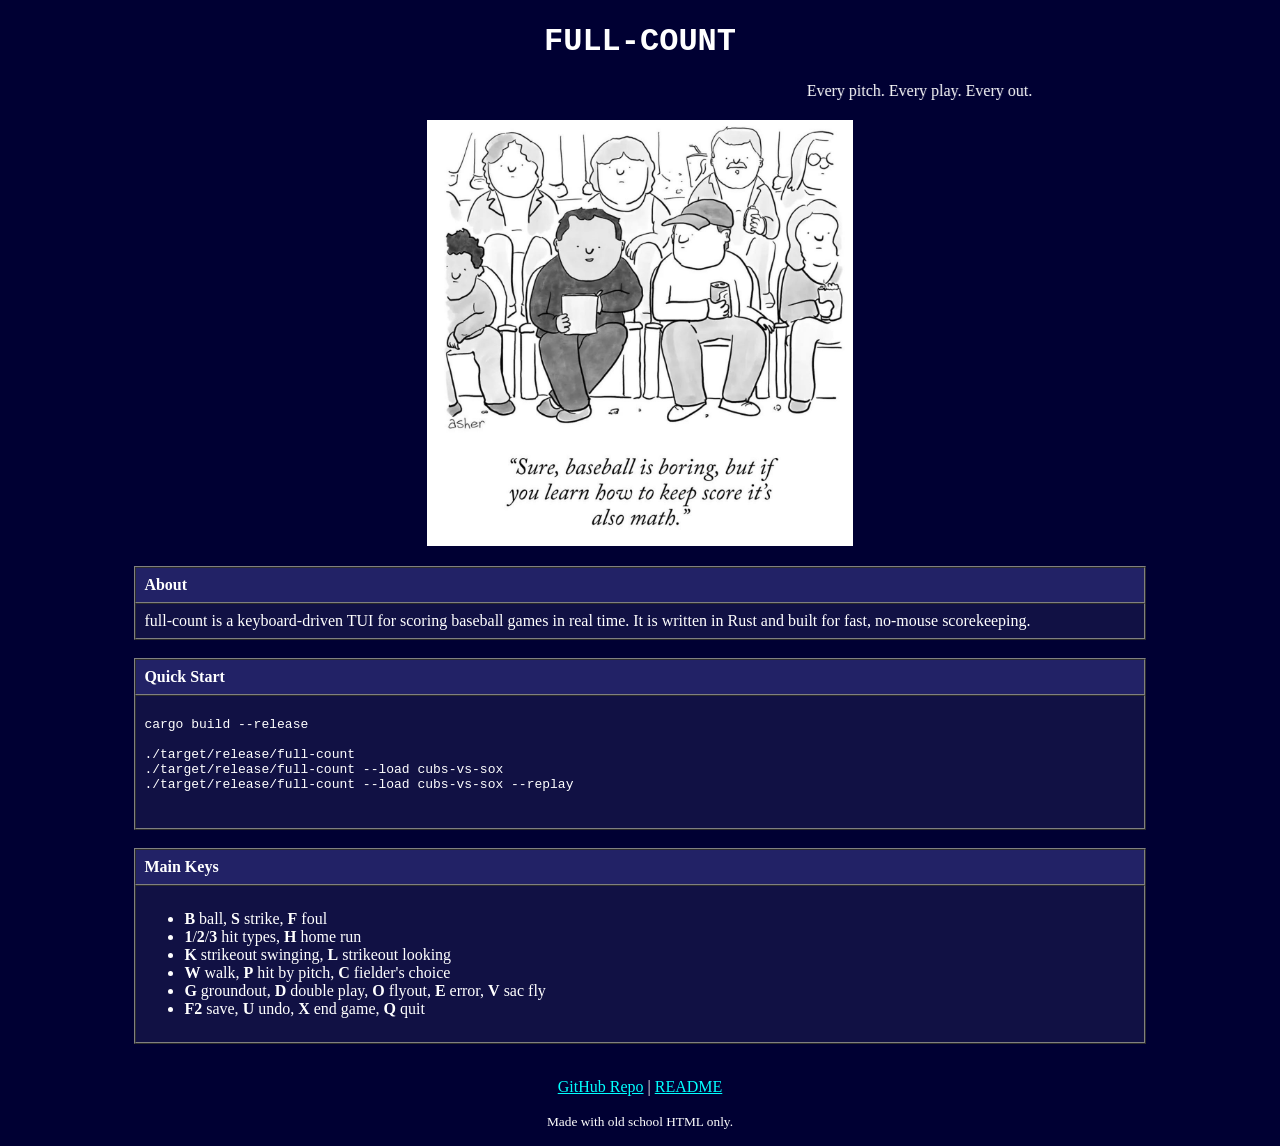
<file: index.html>
<!DOCTYPE html>
<html lang="en">
<head>
  <meta charset="UTF-8">
  <meta name="viewport" content="width=device-width, initial-scale=1.0">
  <title>full-count - old school homepage</title>
</head>
<body bgcolor="#000033" text="#FFFFFF" link="#00FFFF" vlink="#FF66FF" alink="#FFFF00">
  <center>
    <h1><font face="Courier New">FULL-COUNT</font></h1>
    <marquee width="80%" behavior="alternate" scrollamount="6">
      Every pitch. Every play. Every out.
    </marquee>
    <p>
      <img src="baseball-comic.jpeg" alt="full-count comic" width="420" border="3">
    </p>
  </center>

  <table width="80%" align="center" border="1" cellpadding="8" cellspacing="0" bgcolor="#111144">
    <tr bgcolor="#222266">
      <th align="left"><font face="Verdana">About</font></th>
    </tr>
    <tr>
      <td>
        full-count is a keyboard-driven TUI for scoring baseball games in real time.
        It is written in Rust and built for fast, no-mouse scorekeeping.
      </td>
    </tr>
  </table>

  <br>

  <table width="80%" align="center" border="1" cellpadding="8" cellspacing="0" bgcolor="#111144">
    <tr bgcolor="#222266">
      <th align="left"><font face="Verdana">Quick Start</font></th>
    </tr>
    <tr>
      <td>
        <pre>
cargo build --release

./target/release/full-count
./target/release/full-count --load cubs-vs-sox
./target/release/full-count --load cubs-vs-sox --replay
        </pre>
      </td>
    </tr>
  </table>

  <br>

  <table width="80%" align="center" border="1" cellpadding="8" cellspacing="0" bgcolor="#111144">
    <tr bgcolor="#222266">
      <th align="left"><font face="Verdana">Main Keys</font></th>
    </tr>
    <tr>
      <td>
        <ul>
          <li><b>B</b> ball, <b>S</b> strike, <b>F</b> foul</li>
          <li><b>1</b>/<b>2</b>/<b>3</b> hit types, <b>H</b> home run</li>
          <li><b>K</b> strikeout swinging, <b>L</b> strikeout looking</li>
          <li><b>W</b> walk, <b>P</b> hit by pitch, <b>C</b> fielder's choice</li>
          <li><b>G</b> groundout, <b>D</b> double play, <b>O</b> flyout, <b>E</b> error, <b>V</b> sac fly</li>
          <li><b>F2</b> save, <b>U</b> undo, <b>X</b> end game, <b>Q</b> quit</li>
        </ul>
      </td>
    </tr>
  </table>

  <br>

  <center>
    <p>
      <a href="https://github.com/JakenHerman/full-count" target="_blank">GitHub Repo</a>
      |
      <a href="README.md">README</a>
    </p>
    <p><small>Made with old school HTML only.</small></p>
  </center>
</body>
</html>
</file>
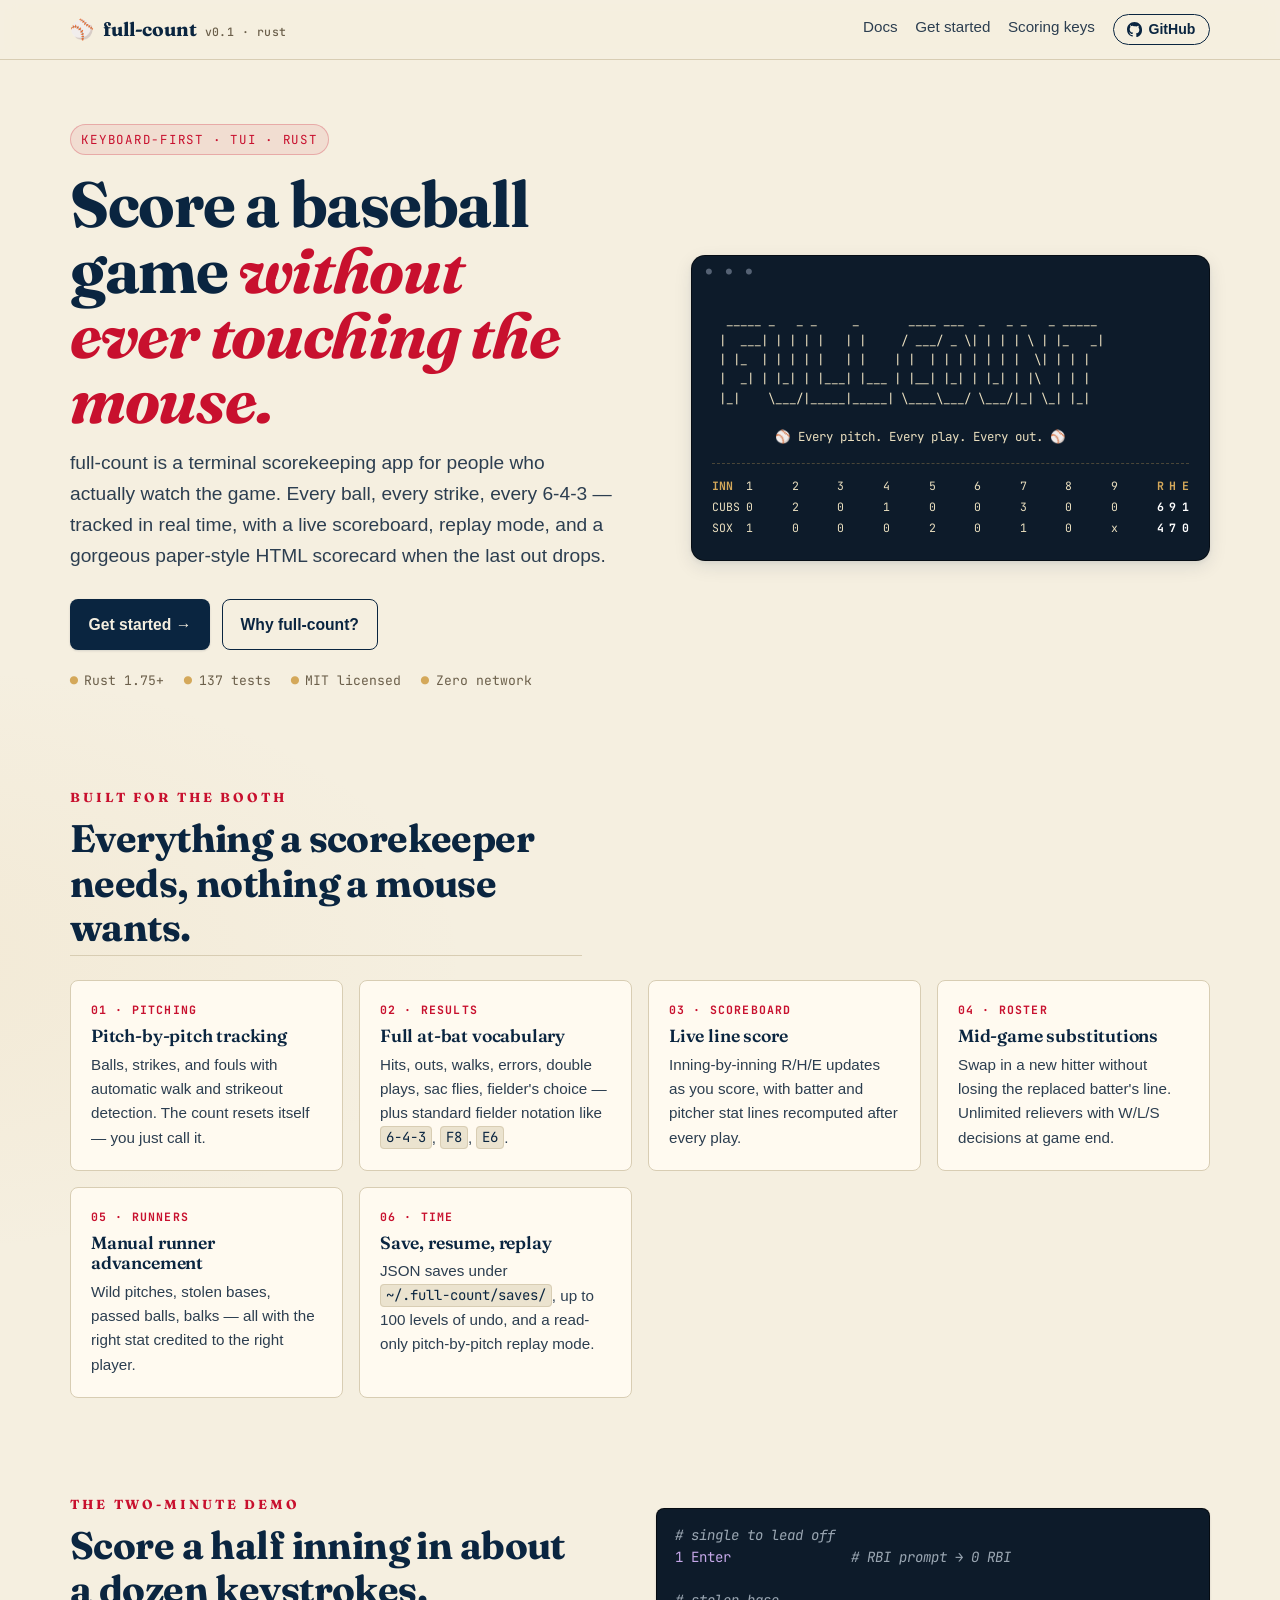
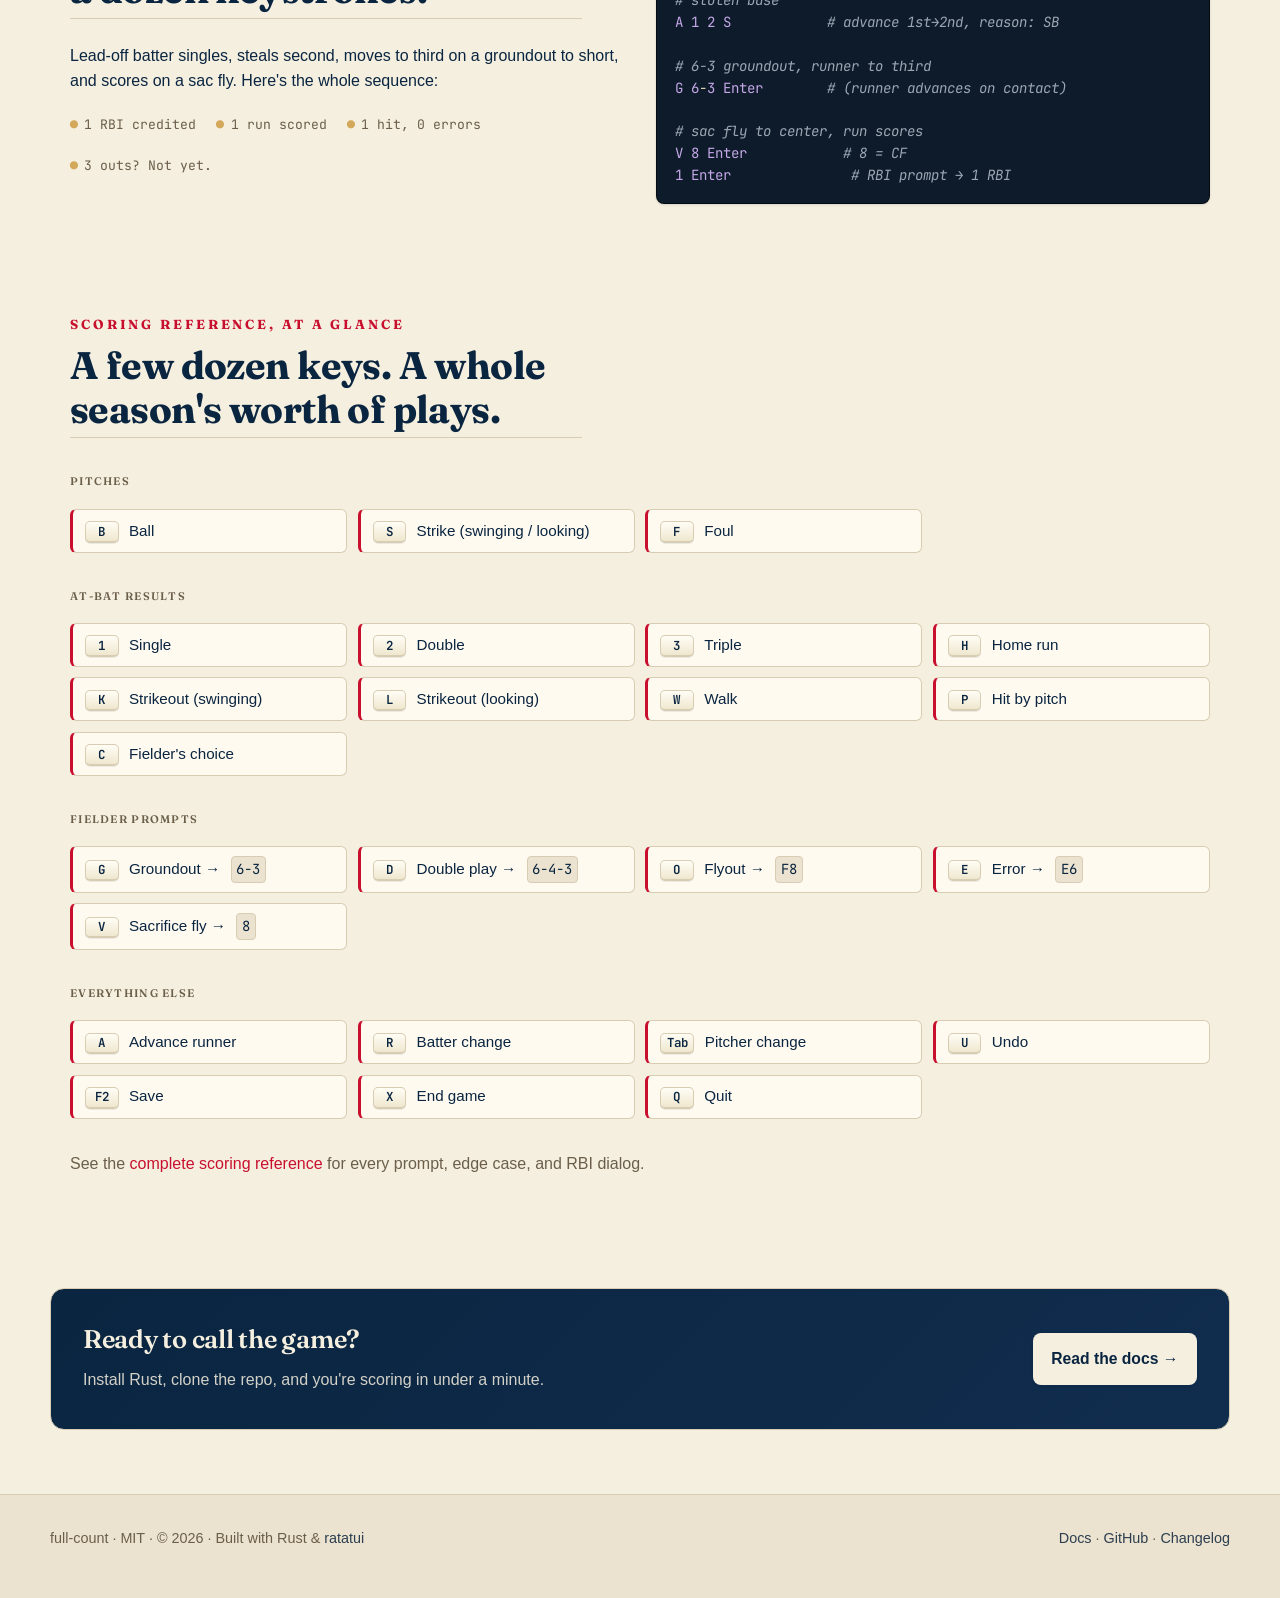
<file: docs/index.html>
<!doctype html>
<html lang="en">
<head>
  <meta charset="utf-8" />
  <meta name="viewport" content="width=device-width, initial-scale=1" />
  <title>full-count — Every pitch. Every play. Every out.</title>
  <meta name="description" content="A keyboard-driven TUI for scoring baseball games in real time. Built in Rust with ratatui." />
  <meta property="og:title" content="full-count — Score baseball in the terminal" />
  <meta property="og:description" content="Pitch-by-pitch tracking, live scoreboards, replay mode, and a paper-style HTML scorecard export — all from your keyboard." />
  <meta property="og:type" content="website" />
  <meta property="og:image" content="./assets/baseball-comic.jpeg" />
  <meta name="theme-color" content="#f5efe0" />
  <link rel="icon" href="data:image/svg+xml;utf8,<svg xmlns='http://www.w3.org/2000/svg' viewBox='0 0 32 32'><text y='26' font-size='28'>⚾</text></svg>" />
  <link rel="preconnect" href="https://fonts.googleapis.com" />
  <link rel="preconnect" href="https://fonts.gstatic.com" crossorigin />
  <link href="https://fonts.googleapis.com/css2?family=Fraunces:ital,opsz,wght@0,9..144,400..800;1,9..144,400..700&family=JetBrains+Mono:wght@400;600;700&display=swap" rel="stylesheet" />
  <link rel="stylesheet" href="./assets/styles.css" />
</head>
<body>
  <header class="site-header">
    <div class="site-header__inner">
      <a class="brand" href="./">
        <span class="brand__dot">⚾</span> full-count
        <span class="brand__tag">v0.1 · rust</span>
      </a>
      <nav class="nav">
        <a href="./guide/">Docs</a>
        <a href="./guide/getting-started.html">Get started</a>
        <a href="./guide/scoring.html">Scoring keys</a>
        <a class="nav__gh" href="https://github.com/jakenherman/full-count" aria-label="GitHub repository">
          <svg viewBox="0 0 16 16" fill="currentColor" aria-hidden="true"><path d="M8 0C3.58 0 0 3.58 0 8a8 8 0 0 0 5.47 7.59c.4.074.547-.174.547-.386 0-.19-.007-.693-.011-1.36-2.226.483-2.696-1.073-2.696-1.073-.364-.924-.888-1.17-.888-1.17-.725-.495.055-.485.055-.485.801.056 1.222.823 1.222.823.712 1.22 1.868.868 2.324.663.072-.516.279-.868.507-1.068-1.777-.2-3.644-.888-3.644-3.953 0-.873.313-1.587.823-2.147-.083-.202-.357-1.015.078-2.117 0 0 .672-.215 2.2.82A7.66 7.66 0 0 1 8 4.46c.68.003 1.364.092 2.003.27 1.527-1.035 2.197-.82 2.197-.82.437 1.102.163 1.915.08 2.117.513.56.823 1.274.823 2.147 0 3.073-1.87 3.75-3.653 3.947.287.247.543.735.543 1.48 0 1.07-.01 1.932-.01 2.195 0 .214.144.463.55.385A8 8 0 0 0 16 8c0-4.42-3.58-8-8-8z"/></svg>
          GitHub
        </a>
      </nav>
    </div>
  </header>

  <main>
    <section class="hero">
      <div>
        <span class="hero__eyebrow">Keyboard-first · TUI · Rust</span>
        <h1>Score a baseball game <em>without ever&nbsp;touching the mouse.</em></h1>
        <p class="hero__lede">
          full-count is a terminal scorekeeping app for people who actually watch the game.
          Every ball, every strike, every 6&#8209;4&#8209;3 — tracked in real time, with a
          live scoreboard, replay mode, and a gorgeous paper-style HTML scorecard when the
          last out drops.
        </p>
        <div class="hero__cta">
          <a class="btn btn--primary" href="./guide/getting-started.html">Get started →</a>
          <a class="btn btn--ghost" href="./guide/why.html">Why full-count?</a>
        </div>
        <div class="hero__meta">
          <span>Rust 1.75+</span>
          <span>137 tests</span>
          <span>MIT licensed</span>
          <span>Zero network</span>
        </div>
      </div>

      <aside class="hero__art" aria-hidden="true">
<pre>  _____ _   _ _     _       ____ ___  _   _ _   _ _____
 |  ___| | | | |   | |     / ___/ _ \| | | | \ | |_   _|
 | |_  | | | | |   | |    | |  | | | | | | |  \| | | |
 |  _| | |_| | |___| |___ | |__| |_| | |_| | |\  | | |
 |_|    \___/|_____|_____| \____\___/ \___/|_| \_| |_|

         ⚾ Every pitch. Every play. Every out. ⚾</pre>
        <div class="scorebug">
          <span class="label">INN</span>
          <span>1</span><span>2</span><span>3</span><span>4</span><span>5</span>
          <span>6</span><span>7</span><span>8</span><span>9</span>
          <span class="label">R</span><span class="label">H</span><span class="label">E</span>
          <span class="row-team">CUBS</span>
          <span>0</span><span>2</span><span>0</span><span>1</span><span>0</span>
          <span>0</span><span>3</span><span>0</span><span>0</span>
          <span class="tot">6</span><span class="tot">9</span><span class="tot">1</span>
          <span class="row-team">SOX</span>
          <span>1</span><span>0</span><span>0</span><span>0</span><span>2</span>
          <span>0</span><span>1</span><span>0</span><span>x</span>
          <span class="tot">4</span><span class="tot">7</span><span class="tot">0</span>
        </div>
      </aside>
    </section>

    <section class="section">
      <p class="section__title">Built for the booth</p>
      <h2 class="section__headline">Everything a scorekeeper needs, nothing a mouse wants.</h2>

      <div class="features">
        <div class="feature">
          <div class="feature__icon">01 · Pitching</div>
          <h3>Pitch-by-pitch tracking</h3>
          <p>Balls, strikes, and fouls with automatic walk and strikeout detection. The count resets itself — you just call it.</p>
        </div>
        <div class="feature">
          <div class="feature__icon">02 · Results</div>
          <h3>Full at-bat vocabulary</h3>
          <p>Hits, outs, walks, errors, double plays, sac flies, fielder's choice — plus standard fielder notation like <code>6-4-3</code>, <code>F8</code>, <code>E6</code>.</p>
        </div>
        <div class="feature">
          <div class="feature__icon">03 · Scoreboard</div>
          <h3>Live line score</h3>
          <p>Inning-by-inning R/H/E updates as you score, with batter and pitcher stat lines recomputed after every play.</p>
        </div>
        <div class="feature">
          <div class="feature__icon">04 · Roster</div>
          <h3>Mid-game substitutions</h3>
          <p>Swap in a new hitter without losing the replaced batter's line. Unlimited relievers with W/L/S decisions at game end.</p>
        </div>
        <div class="feature">
          <div class="feature__icon">05 · Runners</div>
          <h3>Manual runner advancement</h3>
          <p>Wild pitches, stolen bases, passed balls, balks — all with the right stat credited to the right player.</p>
        </div>
        <div class="feature">
          <div class="feature__icon">06 · Time</div>
          <h3>Save, resume, replay</h3>
          <p>JSON saves under <code>~/.full-count/saves/</code>, up to 100 levels of undo, and a read-only pitch-by-pitch replay mode.</p>
        </div>
      </div>
    </section>

    <section class="section">
      <div class="two-col">
        <div>
          <p class="section__title">The two-minute demo</p>
          <h2 class="section__headline">Score a half inning in about a dozen keystrokes.</h2>
          <p>
            Lead-off batter singles, steals second, moves to third on a groundout to short,
            and scores on a sac fly. Here's the whole sequence:
          </p>
          <div class="hero__meta" style="margin-top:1.25rem">
            <span>1 RBI credited</span>
            <span>1 run scored</span>
            <span>1 hit, 0 errors</span>
            <span>3 outs? Not yet.</span>
          </div>
        </div>
        <div>
<pre><span class="c"># single to lead off</span>
<span class="n">1</span> <span class="n">Enter</span>               <span class="c"># RBI prompt → 0 RBI</span>

<span class="c"># stolen base</span>
<span class="n">A</span> <span class="n">1</span> <span class="n">2</span> <span class="n">S</span>            <span class="c"># advance 1st→2nd, reason: SB</span>

<span class="c"># 6-3 groundout, runner to third</span>
<span class="n">G</span> <span class="n">6</span>-<span class="n">3</span> <span class="n">Enter</span>        <span class="c"># (runner advances on contact)</span>

<span class="c"># sac fly to center, run scores</span>
<span class="n">V</span> <span class="n">8</span> <span class="n">Enter</span>            <span class="c"># 8 = CF</span>
<span class="n">1</span> <span class="n">Enter</span>               <span class="c"># RBI prompt → 1 RBI</span></pre>
        </div>
      </div>
    </section>

    <section class="section">
      <p class="section__title">Scoring reference, at a glance</p>
      <h2 class="section__headline">A few dozen keys. A whole season's worth of plays.</h2>

      <h4>Pitches</h4>
      <div class="keygrid">
        <div class="keygrid__item"><kbd>B</kbd> Ball</div>
        <div class="keygrid__item"><kbd>S</kbd> Strike (swinging / looking)</div>
        <div class="keygrid__item"><kbd>F</kbd> Foul</div>
      </div>

      <h4>At-bat results</h4>
      <div class="keygrid">
        <div class="keygrid__item"><kbd>1</kbd> Single</div>
        <div class="keygrid__item"><kbd>2</kbd> Double</div>
        <div class="keygrid__item"><kbd>3</kbd> Triple</div>
        <div class="keygrid__item"><kbd>H</kbd> Home run</div>
        <div class="keygrid__item"><kbd>K</kbd> Strikeout (swinging)</div>
        <div class="keygrid__item"><kbd>L</kbd> Strikeout (looking)</div>
        <div class="keygrid__item"><kbd>W</kbd> Walk</div>
        <div class="keygrid__item"><kbd>P</kbd> Hit by pitch</div>
        <div class="keygrid__item"><kbd>C</kbd> Fielder's choice</div>
      </div>

      <h4>Fielder prompts</h4>
      <div class="keygrid">
        <div class="keygrid__item"><kbd>G</kbd> Groundout &rarr; <code>6-3</code></div>
        <div class="keygrid__item"><kbd>D</kbd> Double play &rarr; <code>6-4-3</code></div>
        <div class="keygrid__item"><kbd>O</kbd> Flyout &rarr; <code>F8</code></div>
        <div class="keygrid__item"><kbd>E</kbd> Error &rarr; <code>E6</code></div>
        <div class="keygrid__item"><kbd>V</kbd> Sacrifice fly &rarr; <code>8</code></div>
      </div>

      <h4>Everything else</h4>
      <div class="keygrid">
        <div class="keygrid__item"><kbd>A</kbd> Advance runner</div>
        <div class="keygrid__item"><kbd>R</kbd> Batter change</div>
        <div class="keygrid__item"><kbd>Tab</kbd> Pitcher change</div>
        <div class="keygrid__item"><kbd>U</kbd> Undo</div>
        <div class="keygrid__item"><kbd>F2</kbd> Save</div>
        <div class="keygrid__item"><kbd>X</kbd> End game</div>
        <div class="keygrid__item"><kbd>Q</kbd> Quit</div>
      </div>

      <p style="margin-top:0.5rem;color:var(--muted);">
        See the <a href="./guide/scoring.html">complete scoring reference</a> for every prompt, edge case,
        and RBI dialog.
      </p>
    </section>

    <section class="bigcta">
      <div>
        <h2>Ready to call the game?</h2>
        <p>Install Rust, clone the repo, and you're scoring in under a minute.</p>
      </div>
      <div>
        <a class="btn btn--primary" href="./guide/getting-started.html" style="background:var(--bg);color:var(--ink);">Read the docs →</a>
      </div>
    </section>
  </main>

  <footer class="site-footer">
    <div class="site-footer__inner">
      <div>full-count · MIT · &copy; 2026 · Built with Rust &amp; <a href="https://github.com/ratatui-org/ratatui">ratatui</a></div>
      <div>
        <a href="./guide/">Docs</a> ·
        <a href="https://github.com/jakenherman/full-count">GitHub</a> ·
        <a href="./guide/development.html#changelog">Changelog</a>
      </div>
    </div>
  </footer>
</body>
</html>
</file>
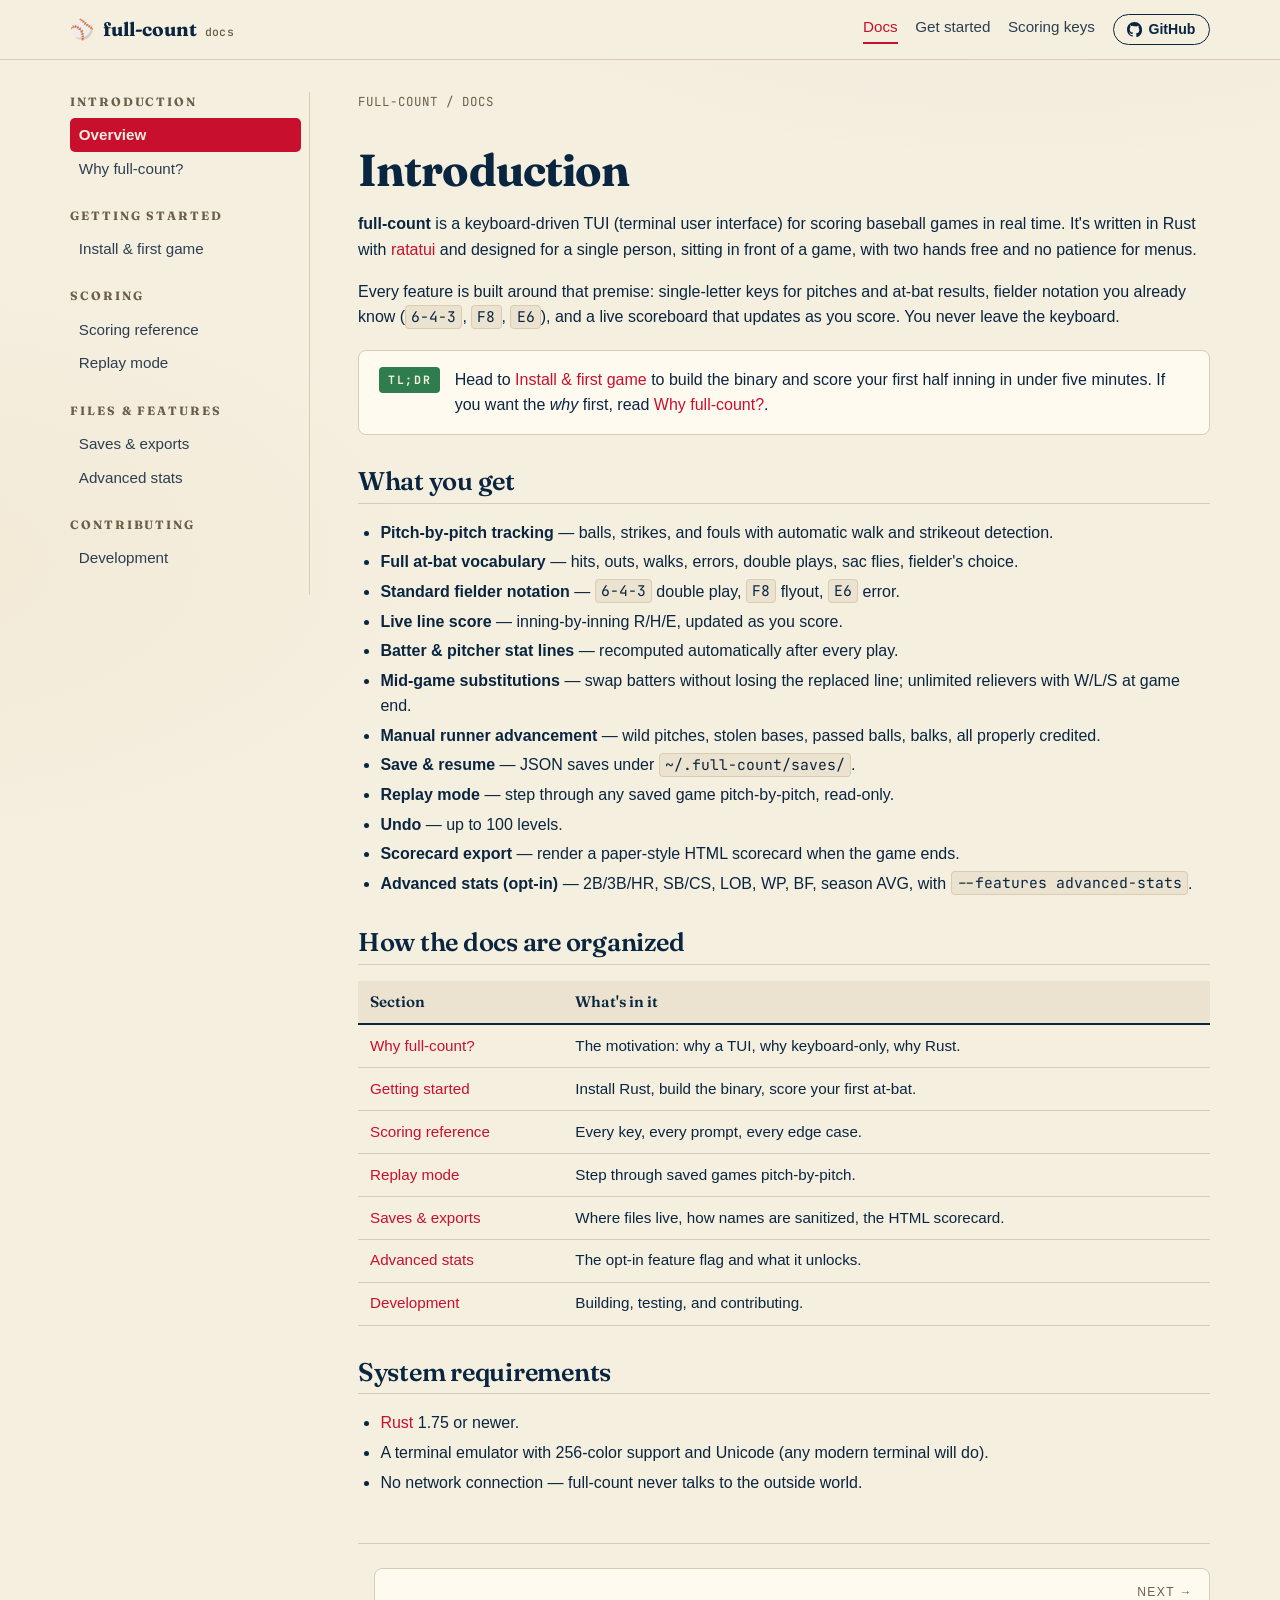
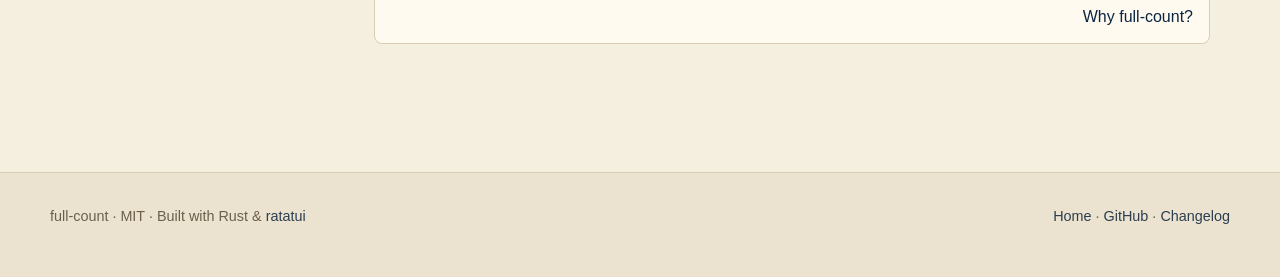
<file: docs/guide/index.html>
<!doctype html>
<html lang="en">
<head>
  <meta charset="utf-8" />
  <meta name="viewport" content="width=device-width, initial-scale=1" />
  <title>Introduction · full-count docs</title>
  <meta name="description" content="What full-count is, how it works, and how to get around the docs." />
  <link rel="icon" href="data:image/svg+xml;utf8,<svg xmlns='http://www.w3.org/2000/svg' viewBox='0 0 32 32'><text y='26' font-size='28'>⚾</text></svg>" />
  <link rel="preconnect" href="https://fonts.googleapis.com" />
  <link rel="preconnect" href="https://fonts.gstatic.com" crossorigin />
  <link href="https://fonts.googleapis.com/css2?family=Fraunces:ital,opsz,wght@0,9..144,400..800;1,9..144,400..700&family=JetBrains+Mono:wght@400;600;700&display=swap" rel="stylesheet" />
  <link rel="stylesheet" href="../assets/styles.css" />
</head>
<body>
  <header class="site-header">
    <div class="site-header__inner">
      <a class="brand" href="../"><span class="brand__dot">⚾</span> full-count <span class="brand__tag">docs</span></a>
      <nav class="nav">
        <a href="./" class="active">Docs</a>
        <a href="./getting-started.html">Get started</a>
        <a href="./scoring.html">Scoring keys</a>
        <a class="nav__gh" href="https://github.com/jakenherman/full-count" aria-label="GitHub repository">
          <svg viewBox="0 0 16 16" fill="currentColor" aria-hidden="true"><path d="M8 0C3.58 0 0 3.58 0 8a8 8 0 0 0 5.47 7.59c.4.074.547-.174.547-.386 0-.19-.007-.693-.011-1.36-2.226.483-2.696-1.073-2.696-1.073-.364-.924-.888-1.17-.888-1.17-.725-.495.055-.485.055-.485.801.056 1.222.823 1.222.823.712 1.22 1.868.868 2.324.663.072-.516.279-.868.507-1.068-1.777-.2-3.644-.888-3.644-3.953 0-.873.313-1.587.823-2.147-.083-.202-.357-1.015.078-2.117 0 0 .672-.215 2.2.82A7.66 7.66 0 0 1 8 4.46c.68.003 1.364.092 2.003.27 1.527-1.035 2.197-.82 2.197-.82.437 1.102.163 1.915.08 2.117.513.56.823 1.274.823 2.147 0 3.073-1.87 3.75-3.653 3.947.287.247.543.735.543 1.48 0 1.07-.01 1.932-.01 2.195 0 .214.144.463.55.385A8 8 0 0 0 16 8c0-4.42-3.58-8-8-8z"/></svg>
          GitHub
        </a>
      </nav>
    </div>
  </header>

  <main class="docs">
    <aside class="sidebar" aria-label="Docs navigation">
      <div class="sidebar__group">
        <p class="sidebar__heading">Introduction</p>
        <ul>
          <li><a href="./" class="active">Overview</a></li>
          <li><a href="./why.html">Why full-count?</a></li>
        </ul>
      </div>
      <div class="sidebar__group">
        <p class="sidebar__heading">Getting started</p>
        <ul>
          <li><a href="./getting-started.html">Install &amp; first game</a></li>
        </ul>
      </div>
      <div class="sidebar__group">
        <p class="sidebar__heading">Scoring</p>
        <ul>
          <li><a href="./scoring.html">Scoring reference</a></li>
          <li><a href="./replay.html">Replay mode</a></li>
        </ul>
      </div>
      <div class="sidebar__group">
        <p class="sidebar__heading">Files &amp; features</p>
        <ul>
          <li><a href="./saves.html">Saves &amp; exports</a></li>
          <li><a href="./advanced-stats.html">Advanced stats</a></li>
        </ul>
      </div>
      <div class="sidebar__group">
        <p class="sidebar__heading">Contributing</p>
        <ul>
          <li><a href="./development.html">Development</a></li>
        </ul>
      </div>
    </aside>

    <article class="content">
      <p class="breadcrumbs"><a href="../">full-count</a> / Docs</p>
      <h1>Introduction</h1>

      <p>
        <strong>full-count</strong> is a keyboard-driven TUI (terminal user interface) for scoring baseball games
        in real time. It's written in Rust with
        <a href="https://github.com/ratatui-org/ratatui">ratatui</a> and designed for a single person, sitting in
        front of a game, with two hands free and no patience for menus.
      </p>

      <p>
        Every feature is built around that premise: single-letter keys for pitches and at-bat results,
        fielder notation you already know (<code>6-4-3</code>, <code>F8</code>, <code>E6</code>), and a live
        scoreboard that updates as you score. You never leave the keyboard.
      </p>

      <div class="callout callout--tip">
        <span class="callout__mark">TL;DR</span>
        <div>
          <p>
            Head to <a href="./getting-started.html">Install &amp; first game</a> to build the binary and
            score your first half inning in under five minutes. If you want the <em>why</em> first,
            read <a href="./why.html">Why full-count?</a>.
          </p>
        </div>
      </div>

      <h2>What you get</h2>

      <ul>
        <li><strong>Pitch-by-pitch tracking</strong> — balls, strikes, and fouls with automatic walk and strikeout detection.</li>
        <li><strong>Full at-bat vocabulary</strong> — hits, outs, walks, errors, double plays, sac flies, fielder's choice.</li>
        <li><strong>Standard fielder notation</strong> — <code>6-4-3</code> double play, <code>F8</code> flyout, <code>E6</code> error.</li>
        <li><strong>Live line score</strong> — inning-by-inning R/H/E, updated as you score.</li>
        <li><strong>Batter &amp; pitcher stat lines</strong> — recomputed automatically after every play.</li>
        <li><strong>Mid-game substitutions</strong> — swap batters without losing the replaced line; unlimited relievers with W/L/S at game end.</li>
        <li><strong>Manual runner advancement</strong> — wild pitches, stolen bases, passed balls, balks, all properly credited.</li>
        <li><strong>Save &amp; resume</strong> — JSON saves under <code>~/.full-count/saves/</code>.</li>
        <li><strong>Replay mode</strong> — step through any saved game pitch-by-pitch, read-only.</li>
        <li><strong>Undo</strong> — up to 100 levels.</li>
        <li><strong>Scorecard export</strong> — render a paper-style HTML scorecard when the game ends.</li>
        <li><strong>Advanced stats (opt-in)</strong> — 2B/3B/HR, SB/CS, LOB, WP, BF, season AVG, with <code>--features advanced-stats</code>.</li>
      </ul>

      <h2>How the docs are organized</h2>

      <table>
        <thead><tr><th>Section</th><th>What's in it</th></tr></thead>
        <tbody>
          <tr><td><a href="./why.html">Why full-count?</a></td><td>The motivation: why a TUI, why keyboard-only, why Rust.</td></tr>
          <tr><td><a href="./getting-started.html">Getting started</a></td><td>Install Rust, build the binary, score your first at-bat.</td></tr>
          <tr><td><a href="./scoring.html">Scoring reference</a></td><td>Every key, every prompt, every edge case.</td></tr>
          <tr><td><a href="./replay.html">Replay mode</a></td><td>Step through saved games pitch-by-pitch.</td></tr>
          <tr><td><a href="./saves.html">Saves &amp; exports</a></td><td>Where files live, how names are sanitized, the HTML scorecard.</td></tr>
          <tr><td><a href="./advanced-stats.html">Advanced stats</a></td><td>The opt-in feature flag and what it unlocks.</td></tr>
          <tr><td><a href="./development.html">Development</a></td><td>Building, testing, and contributing.</td></tr>
        </tbody>
      </table>

      <h2>System requirements</h2>
      <ul>
        <li><a href="https://rustup.rs/">Rust</a> 1.75 or newer.</li>
        <li>A terminal emulator with 256-color support and Unicode (any modern terminal will do).</li>
        <li>No network connection — full-count never talks to the outside world.</li>
      </ul>

      <div class="pager">
        <span></span>
        <a class="pager__next" href="./why.html">
          <span class="pager__dir">Next →</span>
          Why full-count?
        </a>
      </div>
    </article>
  </main>

  <footer class="site-footer">
    <div class="site-footer__inner">
      <div>full-count · MIT · Built with Rust &amp; <a href="https://github.com/ratatui-org/ratatui">ratatui</a></div>
      <div>
        <a href="../">Home</a> ·
        <a href="https://github.com/jakenherman/full-count">GitHub</a> ·
        <a href="./development.html#changelog">Changelog</a>
      </div>
    </div>
  </footer>
</body>
</html>
</file>
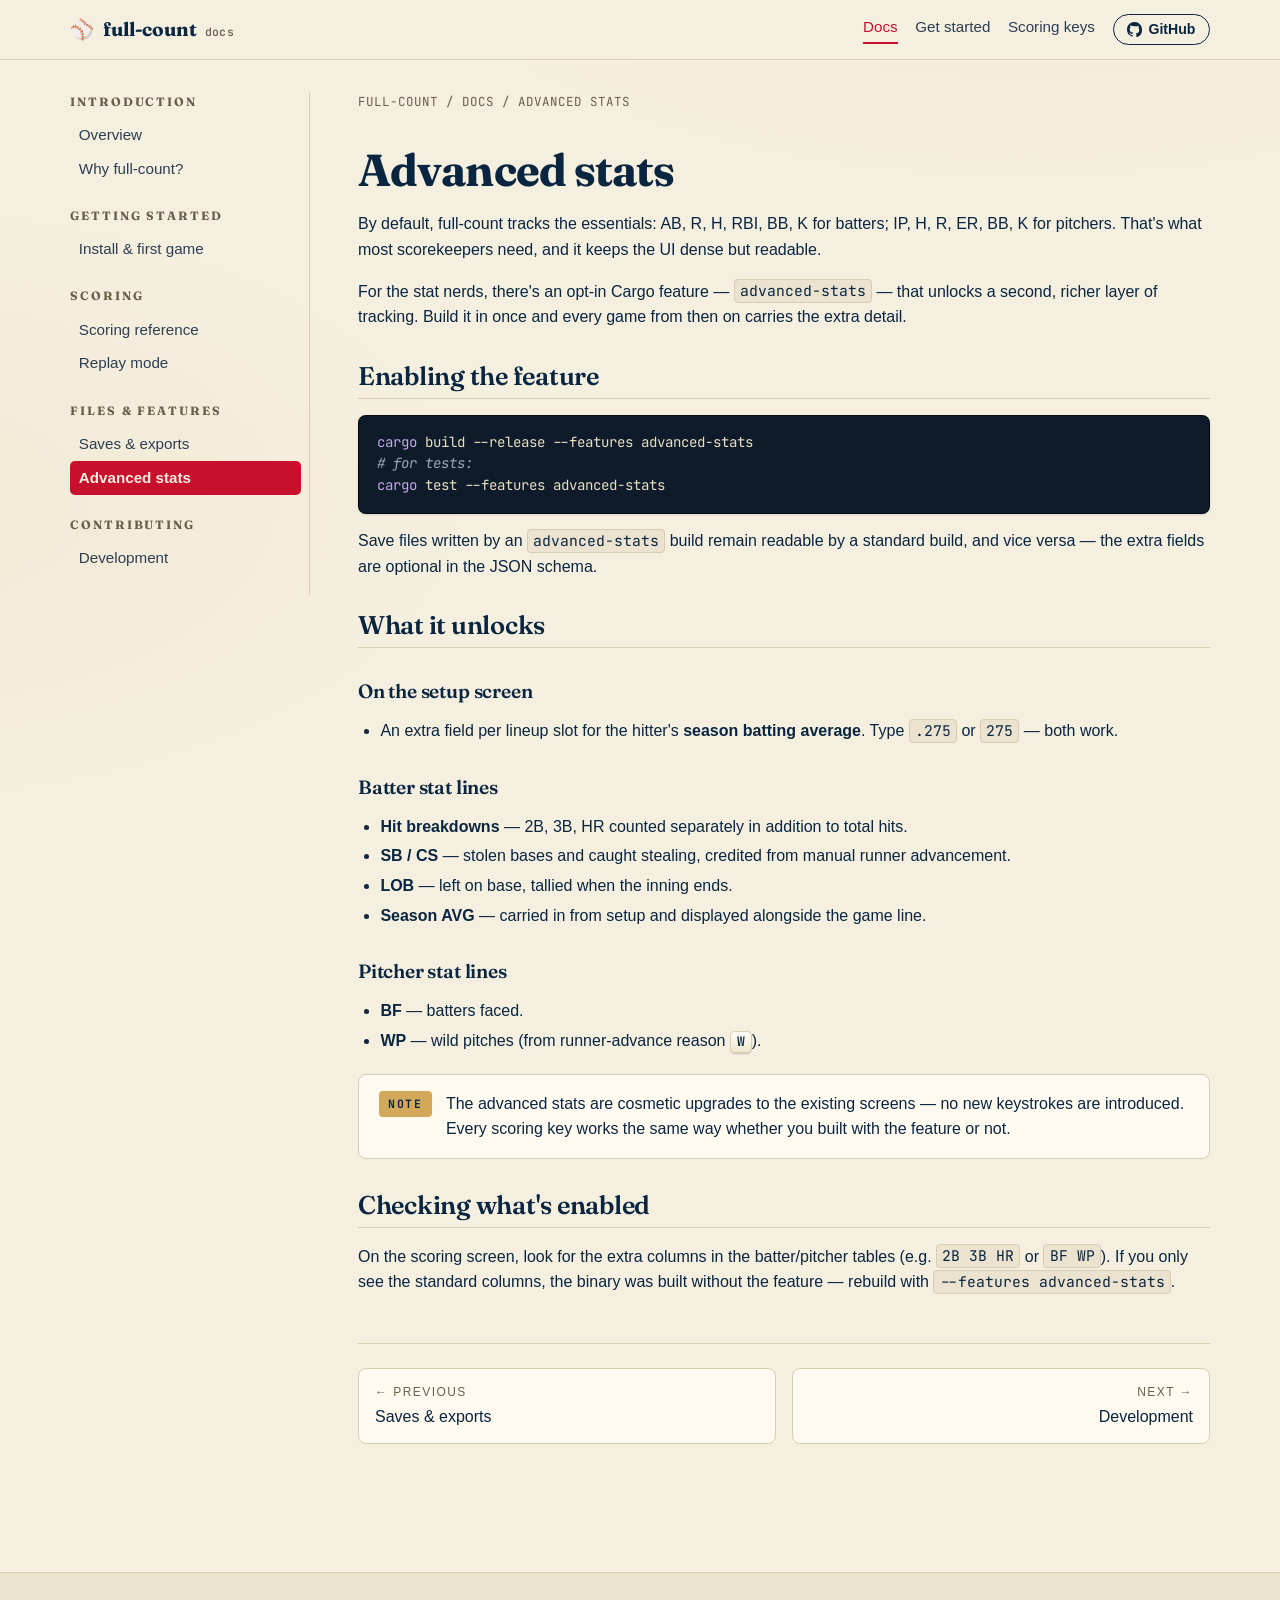
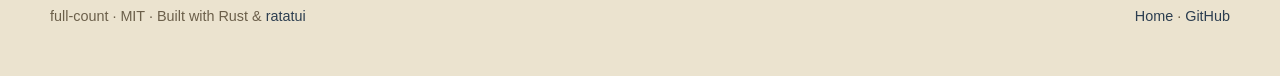
<file: docs/guide/advanced-stats.html>
<!doctype html>
<html lang="en">
<head>
  <meta charset="utf-8" />
  <meta name="viewport" content="width=device-width, initial-scale=1" />
  <title>Advanced stats · full-count docs</title>
  <meta name="description" content="The opt-in advanced-stats Cargo feature: season AVG, hit breakdowns, SB/CS, LOB, WP, BF, and more." />
  <link rel="icon" href="data:image/svg+xml;utf8,<svg xmlns='http://www.w3.org/2000/svg' viewBox='0 0 32 32'><text y='26' font-size='28'>⚾</text></svg>" />
  <link rel="preconnect" href="https://fonts.googleapis.com" />
  <link rel="preconnect" href="https://fonts.gstatic.com" crossorigin />
  <link href="https://fonts.googleapis.com/css2?family=Fraunces:ital,opsz,wght@0,9..144,400..800;1,9..144,400..700&family=JetBrains+Mono:wght@400;600;700&display=swap" rel="stylesheet" />
  <link rel="stylesheet" href="../assets/styles.css" />
</head>
<body>
  <header class="site-header">
    <div class="site-header__inner">
      <a class="brand" href="../"><span class="brand__dot">⚾</span> full-count <span class="brand__tag">docs</span></a>
      <nav class="nav">
        <a href="./" class="active">Docs</a>
        <a href="./getting-started.html">Get started</a>
        <a href="./scoring.html">Scoring keys</a>
        <a class="nav__gh" href="https://github.com/jakenherman/full-count" aria-label="GitHub repository">
          <svg viewBox="0 0 16 16" fill="currentColor" aria-hidden="true"><path d="M8 0C3.58 0 0 3.58 0 8a8 8 0 0 0 5.47 7.59c.4.074.547-.174.547-.386 0-.19-.007-.693-.011-1.36-2.226.483-2.696-1.073-2.696-1.073-.364-.924-.888-1.17-.888-1.17-.725-.495.055-.485.055-.485.801.056 1.222.823 1.222.823.712 1.22 1.868.868 2.324.663.072-.516.279-.868.507-1.068-1.777-.2-3.644-.888-3.644-3.953 0-.873.313-1.587.823-2.147-.083-.202-.357-1.015.078-2.117 0 0 .672-.215 2.2.82A7.66 7.66 0 0 1 8 4.46c.68.003 1.364.092 2.003.27 1.527-1.035 2.197-.82 2.197-.82.437 1.102.163 1.915.08 2.117.513.56.823 1.274.823 2.147 0 3.073-1.87 3.75-3.653 3.947.287.247.543.735.543 1.48 0 1.07-.01 1.932-.01 2.195 0 .214.144.463.55.385A8 8 0 0 0 16 8c0-4.42-3.58-8-8-8z"/></svg>
          GitHub
        </a>
      </nav>
    </div>
  </header>

  <main class="docs">
    <aside class="sidebar" aria-label="Docs navigation">
      <div class="sidebar__group">
        <p class="sidebar__heading">Introduction</p>
        <ul>
          <li><a href="./">Overview</a></li>
          <li><a href="./why.html">Why full-count?</a></li>
        </ul>
      </div>
      <div class="sidebar__group">
        <p class="sidebar__heading">Getting started</p>
        <ul><li><a href="./getting-started.html">Install &amp; first game</a></li></ul>
      </div>
      <div class="sidebar__group">
        <p class="sidebar__heading">Scoring</p>
        <ul>
          <li><a href="./scoring.html">Scoring reference</a></li>
          <li><a href="./replay.html">Replay mode</a></li>
        </ul>
      </div>
      <div class="sidebar__group">
        <p class="sidebar__heading">Files &amp; features</p>
        <ul>
          <li><a href="./saves.html">Saves &amp; exports</a></li>
          <li><a href="./advanced-stats.html" class="active">Advanced stats</a></li>
        </ul>
      </div>
      <div class="sidebar__group">
        <p class="sidebar__heading">Contributing</p>
        <ul><li><a href="./development.html">Development</a></li></ul>
      </div>
    </aside>

    <article class="content">
      <p class="breadcrumbs"><a href="../">full-count</a> / <a href="./">Docs</a> / Advanced stats</p>
      <h1>Advanced stats</h1>

      <p>
        By default, full-count tracks the essentials: AB, R, H, RBI, BB, K for batters; IP, H, R, ER,
        BB, K for pitchers. That's what most scorekeepers need, and it keeps the UI dense but readable.
      </p>

      <p>
        For the stat nerds, there's an opt-in Cargo feature — <code>advanced-stats</code> — that
        unlocks a second, richer layer of tracking. Build it in once and every game from then on
        carries the extra detail.
      </p>

      <h2>Enabling the feature</h2>

<pre><span class="n">cargo</span> build --release --features advanced-stats
<span class="c"># for tests:</span>
<span class="n">cargo</span> test --features advanced-stats</pre>

      <p>
        Save files written by an <code>advanced-stats</code> build remain readable by a standard
        build, and vice versa — the extra fields are optional in the JSON schema.
      </p>

      <h2>What it unlocks</h2>

      <h3>On the setup screen</h3>
      <ul>
        <li>An extra field per lineup slot for the hitter's <strong>season batting average</strong>. Type <code>.275</code> or <code>275</code> — both work.</li>
      </ul>

      <h3>Batter stat lines</h3>
      <ul>
        <li><strong>Hit breakdowns</strong> — 2B, 3B, HR counted separately in addition to total hits.</li>
        <li><strong>SB / CS</strong> — stolen bases and caught stealing, credited from manual runner advancement.</li>
        <li><strong>LOB</strong> — left on base, tallied when the inning ends.</li>
        <li><strong>Season AVG</strong> — carried in from setup and displayed alongside the game line.</li>
      </ul>

      <h3>Pitcher stat lines</h3>
      <ul>
        <li><strong>BF</strong> — batters faced.</li>
        <li><strong>WP</strong> — wild pitches (from runner-advance reason <kbd>W</kbd>).</li>
      </ul>

      <div class="callout callout--note">
        <span class="callout__mark">Note</span>
        <div>
          <p>
            The advanced stats are cosmetic upgrades to the existing screens — no new keystrokes are
            introduced. Every scoring key works the same way whether you built with the feature or not.
          </p>
        </div>
      </div>

      <h2>Checking what's enabled</h2>
      <p>
        On the scoring screen, look for the extra columns in the batter/pitcher tables (e.g.
        <code>2B 3B HR</code> or <code>BF WP</code>). If you only see the standard columns, the
        binary was built without the feature — rebuild with <code>--features advanced-stats</code>.
      </p>

      <div class="pager">
        <a href="./saves.html"><span class="pager__dir">← Previous</span>Saves &amp; exports</a>
        <a class="pager__next" href="./development.html"><span class="pager__dir">Next →</span>Development</a>
      </div>
    </article>
  </main>

  <footer class="site-footer">
    <div class="site-footer__inner">
      <div>full-count · MIT · Built with Rust &amp; <a href="https://github.com/ratatui-org/ratatui">ratatui</a></div>
      <div><a href="../">Home</a> · <a href="https://github.com/jakenherman/full-count">GitHub</a></div>
    </div>
  </footer>
</body>
</html>
</file>
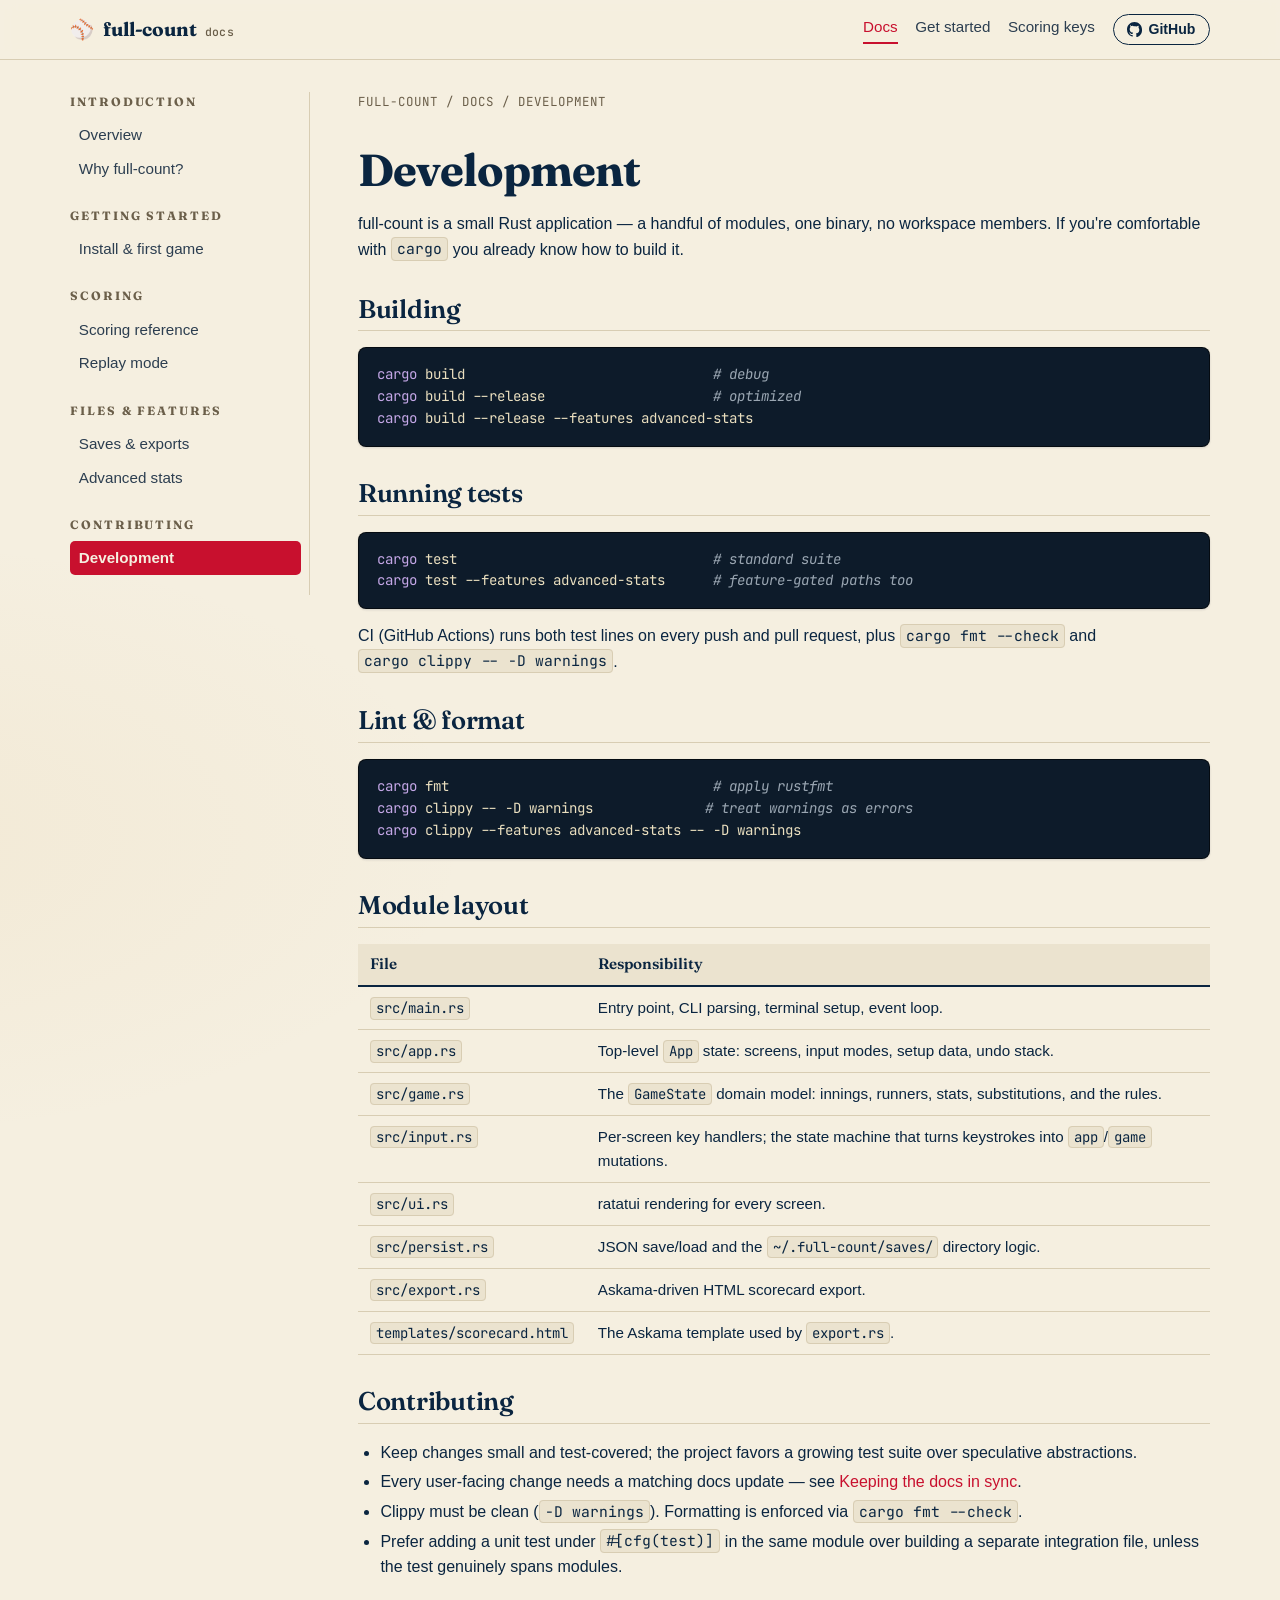
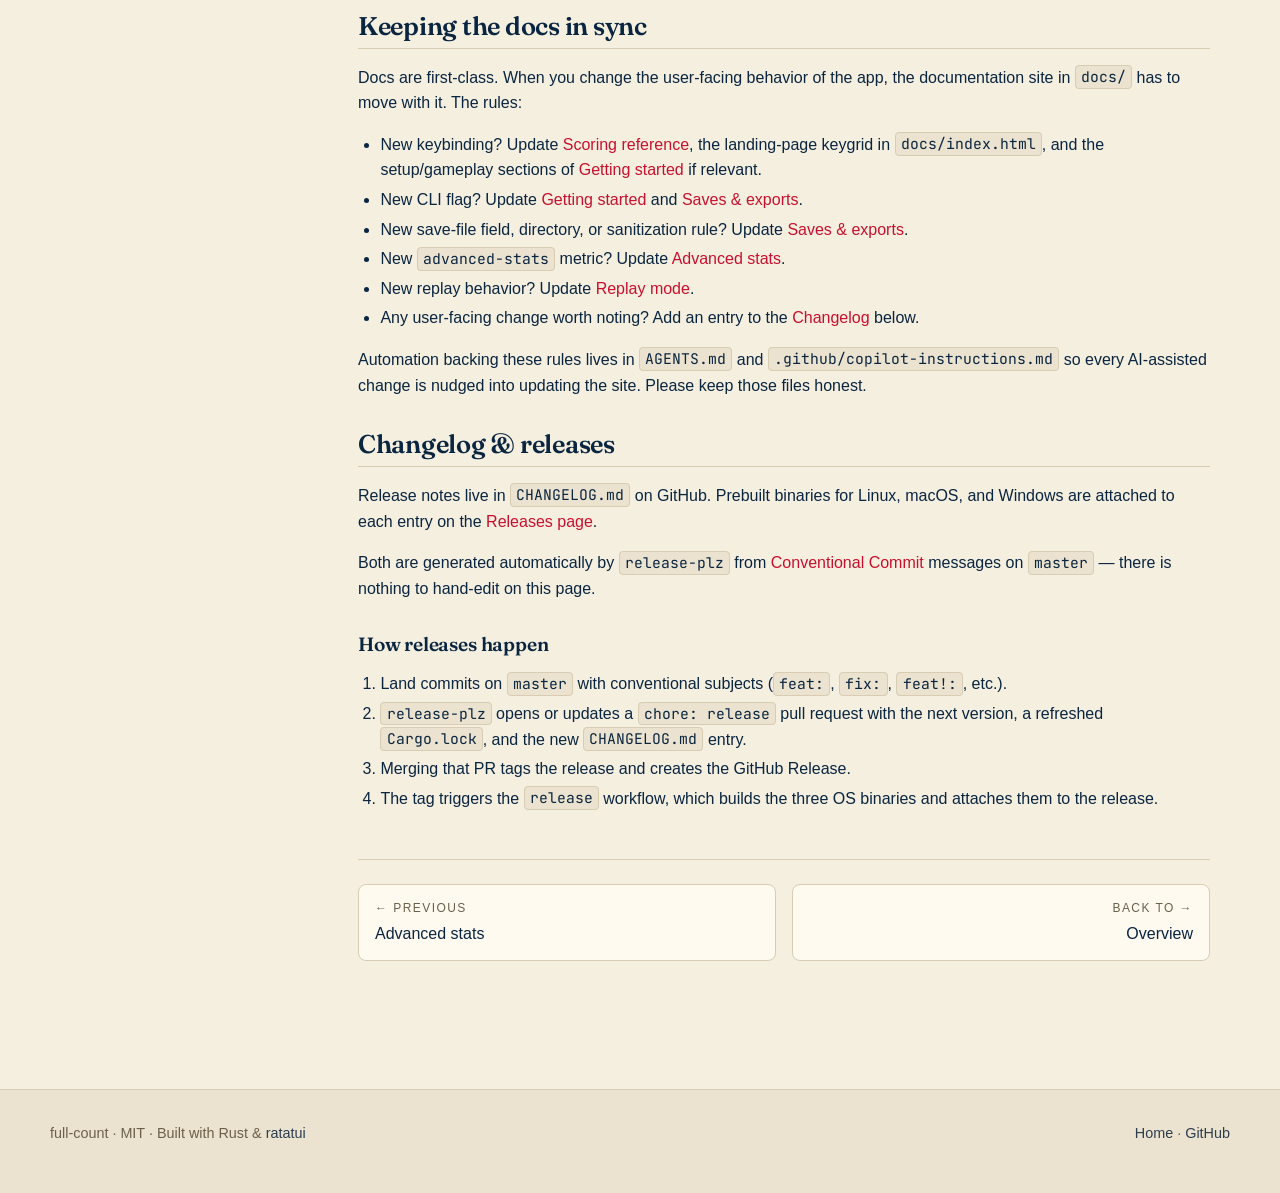
<file: docs/guide/development.html>
<!doctype html>
<html lang="en">
<head>
  <meta charset="utf-8" />
  <meta name="viewport" content="width=device-width, initial-scale=1" />
  <title>Development · full-count docs</title>
  <meta name="description" content="Building, testing, and contributing to full-count." />
  <link rel="icon" href="data:image/svg+xml;utf8,<svg xmlns='http://www.w3.org/2000/svg' viewBox='0 0 32 32'><text y='26' font-size='28'>⚾</text></svg>" />
  <link rel="preconnect" href="https://fonts.googleapis.com" />
  <link rel="preconnect" href="https://fonts.gstatic.com" crossorigin />
  <link href="https://fonts.googleapis.com/css2?family=Fraunces:ital,opsz,wght@0,9..144,400..800;1,9..144,400..700&family=JetBrains+Mono:wght@400;600;700&display=swap" rel="stylesheet" />
  <link rel="stylesheet" href="../assets/styles.css" />
</head>
<body>
  <header class="site-header">
    <div class="site-header__inner">
      <a class="brand" href="../"><span class="brand__dot">⚾</span> full-count <span class="brand__tag">docs</span></a>
      <nav class="nav">
        <a href="./" class="active">Docs</a>
        <a href="./getting-started.html">Get started</a>
        <a href="./scoring.html">Scoring keys</a>
        <a class="nav__gh" href="https://github.com/jakenherman/full-count" aria-label="GitHub repository">
          <svg viewBox="0 0 16 16" fill="currentColor" aria-hidden="true"><path d="M8 0C3.58 0 0 3.58 0 8a8 8 0 0 0 5.47 7.59c.4.074.547-.174.547-.386 0-.19-.007-.693-.011-1.36-2.226.483-2.696-1.073-2.696-1.073-.364-.924-.888-1.17-.888-1.17-.725-.495.055-.485.055-.485.801.056 1.222.823 1.222.823.712 1.22 1.868.868 2.324.663.072-.516.279-.868.507-1.068-1.777-.2-3.644-.888-3.644-3.953 0-.873.313-1.587.823-2.147-.083-.202-.357-1.015.078-2.117 0 0 .672-.215 2.2.82A7.66 7.66 0 0 1 8 4.46c.68.003 1.364.092 2.003.27 1.527-1.035 2.197-.82 2.197-.82.437 1.102.163 1.915.08 2.117.513.56.823 1.274.823 2.147 0 3.073-1.87 3.75-3.653 3.947.287.247.543.735.543 1.48 0 1.07-.01 1.932-.01 2.195 0 .214.144.463.55.385A8 8 0 0 0 16 8c0-4.42-3.58-8-8-8z"/></svg>
          GitHub
        </a>
      </nav>
    </div>
  </header>

  <main class="docs">
    <aside class="sidebar" aria-label="Docs navigation">
      <div class="sidebar__group">
        <p class="sidebar__heading">Introduction</p>
        <ul>
          <li><a href="./">Overview</a></li>
          <li><a href="./why.html">Why full-count?</a></li>
        </ul>
      </div>
      <div class="sidebar__group">
        <p class="sidebar__heading">Getting started</p>
        <ul><li><a href="./getting-started.html">Install &amp; first game</a></li></ul>
      </div>
      <div class="sidebar__group">
        <p class="sidebar__heading">Scoring</p>
        <ul>
          <li><a href="./scoring.html">Scoring reference</a></li>
          <li><a href="./replay.html">Replay mode</a></li>
        </ul>
      </div>
      <div class="sidebar__group">
        <p class="sidebar__heading">Files &amp; features</p>
        <ul>
          <li><a href="./saves.html">Saves &amp; exports</a></li>
          <li><a href="./advanced-stats.html">Advanced stats</a></li>
        </ul>
      </div>
      <div class="sidebar__group">
        <p class="sidebar__heading">Contributing</p>
        <ul><li><a href="./development.html" class="active">Development</a></li></ul>
      </div>
    </aside>

    <article class="content">
      <p class="breadcrumbs"><a href="../">full-count</a> / <a href="./">Docs</a> / Development</p>
      <h1>Development</h1>

      <p>
        full-count is a small Rust application — a handful of modules, one binary, no workspace
        members. If you're comfortable with <code>cargo</code> you already know how to build it.
      </p>

      <h2>Building</h2>
<pre><span class="n">cargo</span> build                               <span class="c"># debug</span>
<span class="n">cargo</span> build --release                     <span class="c"># optimized</span>
<span class="n">cargo</span> build --release --features advanced-stats</pre>

      <h2>Running tests</h2>
<pre><span class="n">cargo</span> test                                <span class="c"># standard suite</span>
<span class="n">cargo</span> test --features advanced-stats      <span class="c"># feature-gated paths too</span></pre>
      <p>
        CI (GitHub Actions) runs both test lines on every push and pull request, plus
        <code>cargo fmt --check</code> and <code>cargo clippy -- -D warnings</code>.
      </p>

      <h2>Lint &amp; format</h2>
<pre><span class="n">cargo</span> fmt                                 <span class="c"># apply rustfmt</span>
<span class="n">cargo</span> clippy -- -D warnings              <span class="c"># treat warnings as errors</span>
<span class="n">cargo</span> clippy --features advanced-stats -- -D warnings</pre>

      <h2>Module layout</h2>
      <table>
        <thead><tr><th>File</th><th>Responsibility</th></tr></thead>
        <tbody>
          <tr><td><code>src/main.rs</code></td><td>Entry point, CLI parsing, terminal setup, event loop.</td></tr>
          <tr><td><code>src/app.rs</code></td><td>Top-level <code>App</code> state: screens, input modes, setup data, undo stack.</td></tr>
          <tr><td><code>src/game.rs</code></td><td>The <code>GameState</code> domain model: innings, runners, stats, substitutions, and the rules.</td></tr>
          <tr><td><code>src/input.rs</code></td><td>Per-screen key handlers; the state machine that turns keystrokes into <code>app</code>/<code>game</code> mutations.</td></tr>
          <tr><td><code>src/ui.rs</code></td><td>ratatui rendering for every screen.</td></tr>
          <tr><td><code>src/persist.rs</code></td><td>JSON save/load and the <code>~/.full-count/saves/</code> directory logic.</td></tr>
          <tr><td><code>src/export.rs</code></td><td>Askama-driven HTML scorecard export.</td></tr>
          <tr><td><code>templates/scorecard.html</code></td><td>The Askama template used by <code>export.rs</code>.</td></tr>
        </tbody>
      </table>

      <h2>Contributing</h2>
      <ul>
        <li>Keep changes small and test-covered; the project favors a growing test suite over speculative abstractions.</li>
        <li>Every user-facing change needs a matching docs update — see <a href="#docs-rules">Keeping the docs in sync</a>.</li>
        <li>Clippy must be clean (<code>-D warnings</code>). Formatting is enforced via <code>cargo fmt --check</code>.</li>
        <li>Prefer adding a unit test under <code>#[cfg(test)]</code> in the same module over building a separate integration file, unless the test genuinely spans modules.</li>
      </ul>

      <h2 id="docs-rules">Keeping the docs in sync</h2>
      <p>
        Docs are first-class. When you change the user-facing behavior of the app, the documentation
        site in <code>docs/</code> has to move with it. The rules:
      </p>

      <ul>
        <li>New keybinding? Update <a href="./scoring.html">Scoring reference</a>, the landing-page keygrid in <code>docs/index.html</code>, and the setup/gameplay sections of <a href="./getting-started.html">Getting started</a> if relevant.</li>
        <li>New CLI flag? Update <a href="./getting-started.html">Getting started</a> and <a href="./saves.html">Saves &amp; exports</a>.</li>
        <li>New save-file field, directory, or sanitization rule? Update <a href="./saves.html">Saves &amp; exports</a>.</li>
        <li>New <code>advanced-stats</code> metric? Update <a href="./advanced-stats.html">Advanced stats</a>.</li>
        <li>New replay behavior? Update <a href="./replay.html">Replay mode</a>.</li>
        <li>Any user-facing change worth noting? Add an entry to the <a href="#changelog">Changelog</a> below.</li>
      </ul>

      <p>
        Automation backing these rules lives in <code>AGENTS.md</code> and
        <code>.github/copilot-instructions.md</code> so every AI-assisted change is nudged into
        updating the site. Please keep those files honest.
      </p>

      <h2 id="changelog">Changelog &amp; releases</h2>
      <p>
        Release notes live in
        <a href="https://github.com/jakenherman/full-count/blob/master/CHANGELOG.md"><code>CHANGELOG.md</code></a>
        on GitHub. Prebuilt binaries for Linux, macOS, and Windows are attached to each entry on the
        <a href="https://github.com/jakenherman/full-count/releases">Releases page</a>.
      </p>
      <p>
        Both are generated automatically by
        <a href="https://release-plz.ieni.dev/"><code>release-plz</code></a> from
        <a href="https://www.conventionalcommits.org/">Conventional Commit</a> messages on
        <code>master</code> — there is nothing to hand-edit on this page.
      </p>
      <h3 id="release-flow">How releases happen</h3>
      <ol>
        <li>Land commits on <code>master</code> with conventional subjects
          (<code>feat:</code>, <code>fix:</code>, <code>feat!:</code>, etc.).</li>
        <li><code>release-plz</code> opens or updates a <code>chore: release</code> pull request
          with the next version, a refreshed <code>Cargo.lock</code>, and the new
          <code>CHANGELOG.md</code> entry.</li>
        <li>Merging that PR tags the release and creates the GitHub Release.</li>
        <li>The tag triggers the <code>release</code> workflow, which builds the three OS binaries
          and attaches them to the release.</li>
      </ol>

      <div class="pager">
        <a href="./advanced-stats.html"><span class="pager__dir">← Previous</span>Advanced stats</a>
        <a class="pager__next" href="./"><span class="pager__dir">Back to →</span>Overview</a>
      </div>
    </article>
  </main>

  <footer class="site-footer">
    <div class="site-footer__inner">
      <div>full-count · MIT · Built with Rust &amp; <a href="https://github.com/ratatui-org/ratatui">ratatui</a></div>
      <div><a href="../">Home</a> · <a href="https://github.com/jakenherman/full-count">GitHub</a></div>
    </div>
  </footer>
</body>
</html>
</file>
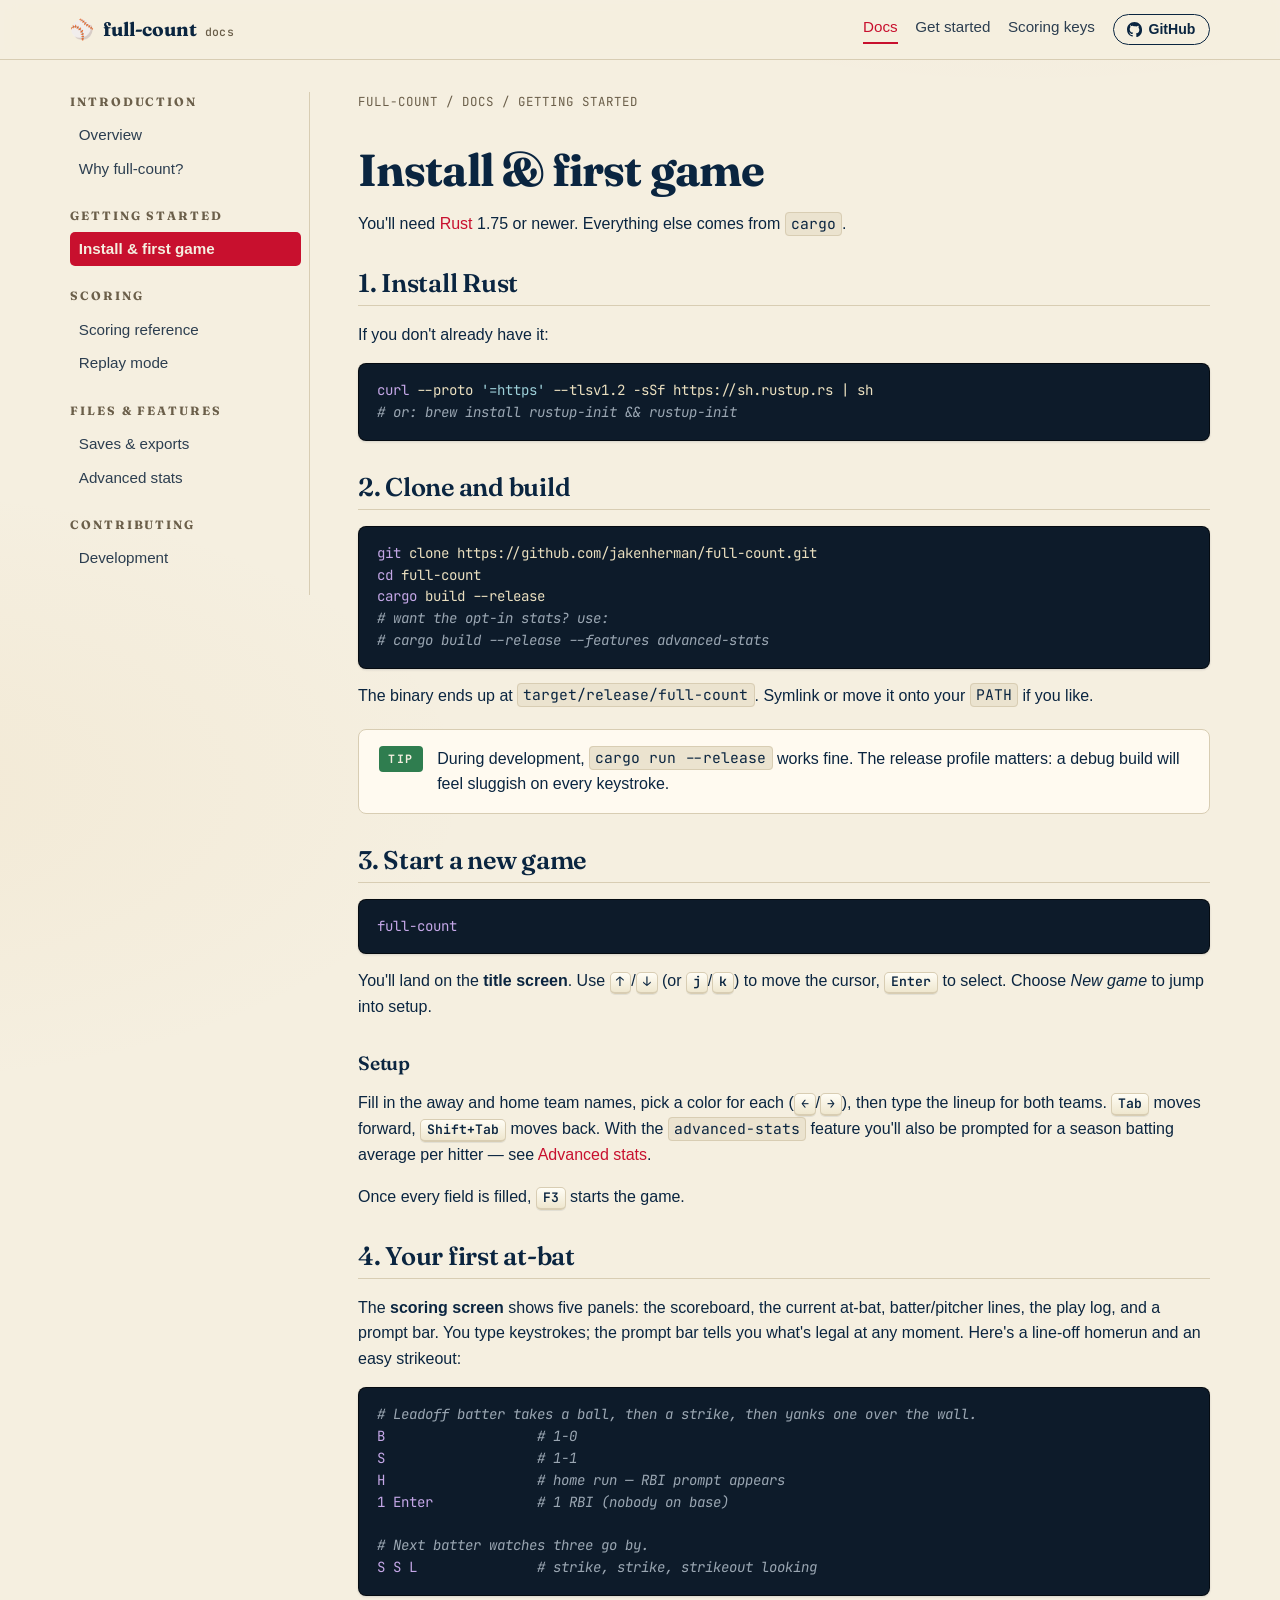
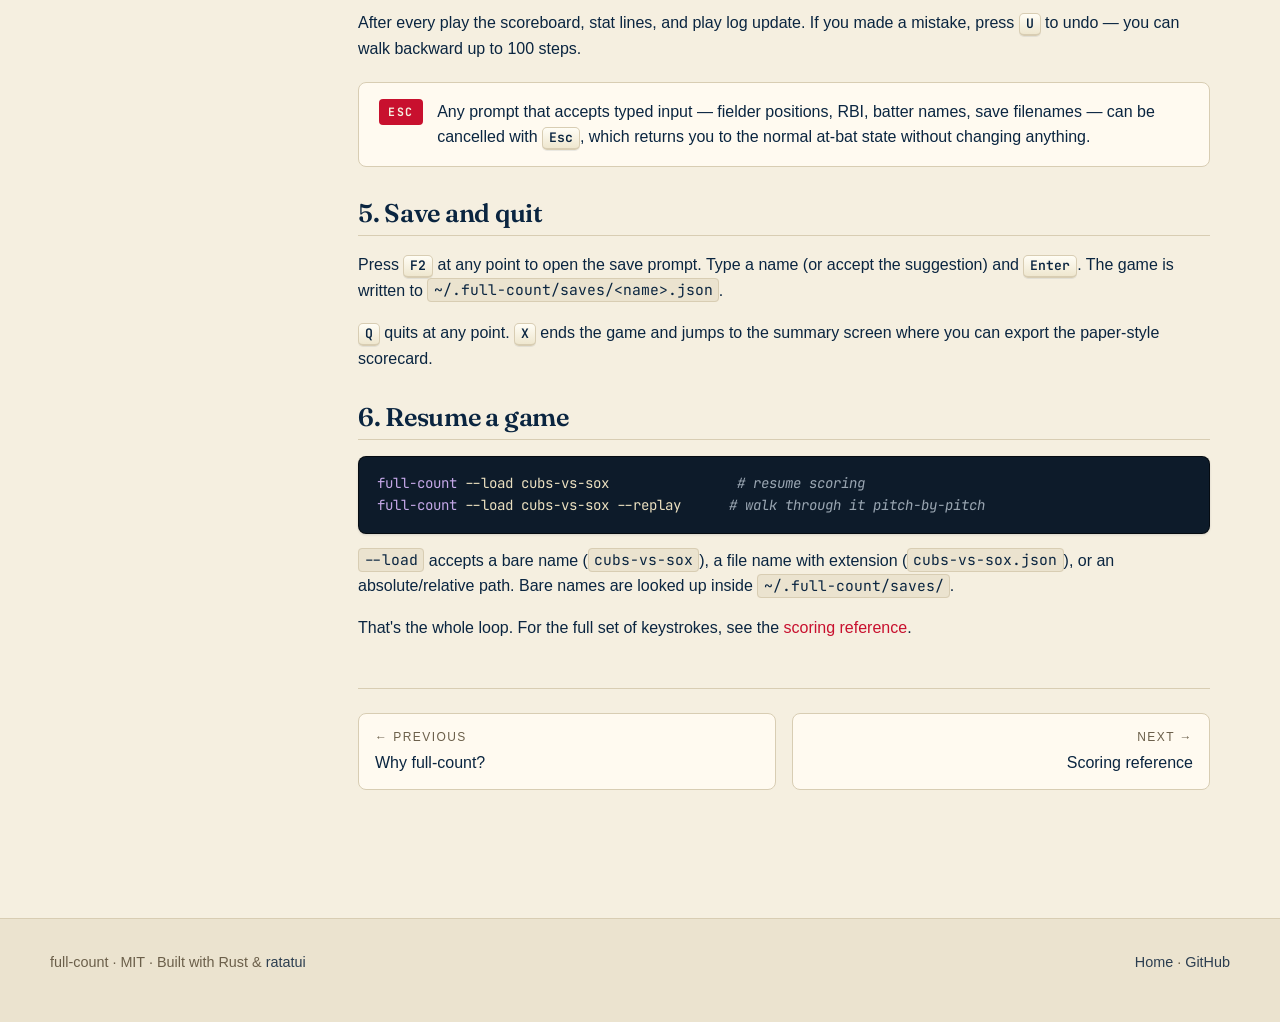
<file: docs/guide/getting-started.html>
<!doctype html>
<html lang="en">
<head>
  <meta charset="utf-8" />
  <meta name="viewport" content="width=device-width, initial-scale=1" />
  <title>Install &amp; first game · full-count docs</title>
  <meta name="description" content="Install Rust, build full-count, and score your first half inning in five minutes." />
  <link rel="icon" href="data:image/svg+xml;utf8,<svg xmlns='http://www.w3.org/2000/svg' viewBox='0 0 32 32'><text y='26' font-size='28'>⚾</text></svg>" />
  <link rel="preconnect" href="https://fonts.googleapis.com" />
  <link rel="preconnect" href="https://fonts.gstatic.com" crossorigin />
  <link href="https://fonts.googleapis.com/css2?family=Fraunces:ital,opsz,wght@0,9..144,400..800;1,9..144,400..700&family=JetBrains+Mono:wght@400;600;700&display=swap" rel="stylesheet" />
  <link rel="stylesheet" href="../assets/styles.css" />
</head>
<body>
  <header class="site-header">
    <div class="site-header__inner">
      <a class="brand" href="../"><span class="brand__dot">⚾</span> full-count <span class="brand__tag">docs</span></a>
      <nav class="nav">
        <a href="./" class="active">Docs</a>
        <a href="./getting-started.html">Get started</a>
        <a href="./scoring.html">Scoring keys</a>
        <a class="nav__gh" href="https://github.com/jakenherman/full-count" aria-label="GitHub repository">
          <svg viewBox="0 0 16 16" fill="currentColor" aria-hidden="true"><path d="M8 0C3.58 0 0 3.58 0 8a8 8 0 0 0 5.47 7.59c.4.074.547-.174.547-.386 0-.19-.007-.693-.011-1.36-2.226.483-2.696-1.073-2.696-1.073-.364-.924-.888-1.17-.888-1.17-.725-.495.055-.485.055-.485.801.056 1.222.823 1.222.823.712 1.22 1.868.868 2.324.663.072-.516.279-.868.507-1.068-1.777-.2-3.644-.888-3.644-3.953 0-.873.313-1.587.823-2.147-.083-.202-.357-1.015.078-2.117 0 0 .672-.215 2.2.82A7.66 7.66 0 0 1 8 4.46c.68.003 1.364.092 2.003.27 1.527-1.035 2.197-.82 2.197-.82.437 1.102.163 1.915.08 2.117.513.56.823 1.274.823 2.147 0 3.073-1.87 3.75-3.653 3.947.287.247.543.735.543 1.48 0 1.07-.01 1.932-.01 2.195 0 .214.144.463.55.385A8 8 0 0 0 16 8c0-4.42-3.58-8-8-8z"/></svg>
          GitHub
        </a>
      </nav>
    </div>
  </header>

  <main class="docs">
    <aside class="sidebar" aria-label="Docs navigation">
      <div class="sidebar__group">
        <p class="sidebar__heading">Introduction</p>
        <ul>
          <li><a href="./">Overview</a></li>
          <li><a href="./why.html">Why full-count?</a></li>
        </ul>
      </div>
      <div class="sidebar__group">
        <p class="sidebar__heading">Getting started</p>
        <ul><li><a href="./getting-started.html" class="active">Install &amp; first game</a></li></ul>
      </div>
      <div class="sidebar__group">
        <p class="sidebar__heading">Scoring</p>
        <ul>
          <li><a href="./scoring.html">Scoring reference</a></li>
          <li><a href="./replay.html">Replay mode</a></li>
        </ul>
      </div>
      <div class="sidebar__group">
        <p class="sidebar__heading">Files &amp; features</p>
        <ul>
          <li><a href="./saves.html">Saves &amp; exports</a></li>
          <li><a href="./advanced-stats.html">Advanced stats</a></li>
        </ul>
      </div>
      <div class="sidebar__group">
        <p class="sidebar__heading">Contributing</p>
        <ul><li><a href="./development.html">Development</a></li></ul>
      </div>
    </aside>

    <article class="content">
      <p class="breadcrumbs"><a href="../">full-count</a> / <a href="./">Docs</a> / Getting started</p>
      <h1>Install &amp; first game</h1>
      <p>
        You'll need <a href="https://rustup.rs/">Rust</a> 1.75 or newer. Everything else comes from
        <code>cargo</code>.
      </p>

      <h2>1. Install Rust</h2>
      <p>If you don't already have it:</p>
<pre><span class="n">curl</span> --proto <span class="s">'=https'</span> --tlsv1.2 -sSf https://sh.rustup.rs | sh
<span class="c"># or: brew install rustup-init &amp;&amp; rustup-init</span></pre>

      <h2>2. Clone and build</h2>
<pre><span class="n">git</span> clone https://github.com/jakenherman/full-count.git
<span class="n">cd</span> full-count
<span class="n">cargo</span> build --release
<span class="c"># want the opt-in stats? use:</span>
<span class="c"># cargo build --release --features advanced-stats</span></pre>

      <p>The binary ends up at <code>target/release/full-count</code>. Symlink or move it onto your <code>PATH</code> if you like.</p>

      <div class="callout callout--tip">
        <span class="callout__mark">Tip</span>
        <div>
          <p>
            During development, <code>cargo run --release</code> works fine. The release profile
            matters: a debug build will feel sluggish on every keystroke.
          </p>
        </div>
      </div>

      <h2>3. Start a new game</h2>
<pre><span class="n">full-count</span></pre>

      <p>
        You'll land on the <strong>title screen</strong>. Use <kbd>↑</kbd>/<kbd>↓</kbd> (or
        <kbd>j</kbd>/<kbd>k</kbd>) to move the cursor, <kbd>Enter</kbd> to select. Choose
        <em>New game</em> to jump into setup.
      </p>

      <h3>Setup</h3>
      <p>
        Fill in the away and home team names, pick a color for each (<kbd>←</kbd>/<kbd>→</kbd>),
        then type the lineup for both teams. <kbd>Tab</kbd> moves forward, <kbd>Shift+Tab</kbd>
        moves back. With the <code>advanced-stats</code> feature you'll also be prompted for a
        season batting average per hitter — see <a href="./advanced-stats.html">Advanced stats</a>.
      </p>

      <p>
        Once every field is filled, <kbd>F3</kbd> starts the game.
      </p>

      <h2>4. Your first at-bat</h2>

      <p>The <strong>scoring screen</strong> shows five panels: the scoreboard, the current at-bat,
      batter/pitcher lines, the play log, and a prompt bar. You type keystrokes; the prompt bar tells
      you what's legal at any moment. Here's a line-off homerun and an easy strikeout:</p>

<pre><span class="c"># Leadoff batter takes a ball, then a strike, then yanks one over the wall.</span>
<span class="n">B</span>                   <span class="c"># 1-0</span>
<span class="n">S</span>                   <span class="c"># 1-1</span>
<span class="n">H</span>                   <span class="c"># home run — RBI prompt appears</span>
<span class="n">1</span> <span class="n">Enter</span>             <span class="c"># 1 RBI (nobody on base)</span>

<span class="c"># Next batter watches three go by.</span>
<span class="n">S</span> <span class="n">S</span> <span class="n">L</span>               <span class="c"># strike, strike, strikeout looking</span></pre>

      <p>
        After every play the scoreboard, stat lines, and play log update. If you made a mistake,
        press <kbd>U</kbd> to undo — you can walk backward up to 100 steps.
      </p>

      <div class="callout">
        <span class="callout__mark">Esc</span>
        <div>
          <p>
            Any prompt that accepts typed input — fielder positions, RBI, batter names, save
            filenames — can be cancelled with <kbd>Esc</kbd>, which returns you to the normal
            at-bat state without changing anything.
          </p>
        </div>
      </div>

      <h2>5. Save and quit</h2>
      <p>
        Press <kbd>F2</kbd> at any point to open the save prompt. Type a name (or accept the
        suggestion) and <kbd>Enter</kbd>. The game is written to
        <code>~/.full-count/saves/&lt;name&gt;.json</code>.
      </p>
      <p>
        <kbd>Q</kbd> quits at any point. <kbd>X</kbd> ends the game and jumps to the summary
        screen where you can export the paper-style scorecard.
      </p>

      <h2>6. Resume a game</h2>
<pre><span class="n">full-count</span> --load cubs-vs-sox                <span class="c"># resume scoring</span>
<span class="n">full-count</span> --load cubs-vs-sox --replay      <span class="c"># walk through it pitch-by-pitch</span></pre>

      <p>
        <code>--load</code> accepts a bare name (<code>cubs-vs-sox</code>), a file name with
        extension (<code>cubs-vs-sox.json</code>), or an absolute/relative path. Bare names are
        looked up inside <code>~/.full-count/saves/</code>.
      </p>

      <p>
        That's the whole loop. For the full set of keystrokes, see the
        <a href="./scoring.html">scoring reference</a>.
      </p>

      <div class="pager">
        <a href="./why.html"><span class="pager__dir">← Previous</span>Why full-count?</a>
        <a class="pager__next" href="./scoring.html"><span class="pager__dir">Next →</span>Scoring reference</a>
      </div>
    </article>
  </main>

  <footer class="site-footer">
    <div class="site-footer__inner">
      <div>full-count · MIT · Built with Rust &amp; <a href="https://github.com/ratatui-org/ratatui">ratatui</a></div>
      <div><a href="../">Home</a> · <a href="https://github.com/jakenherman/full-count">GitHub</a></div>
    </div>
  </footer>
</body>
</html>
</file>
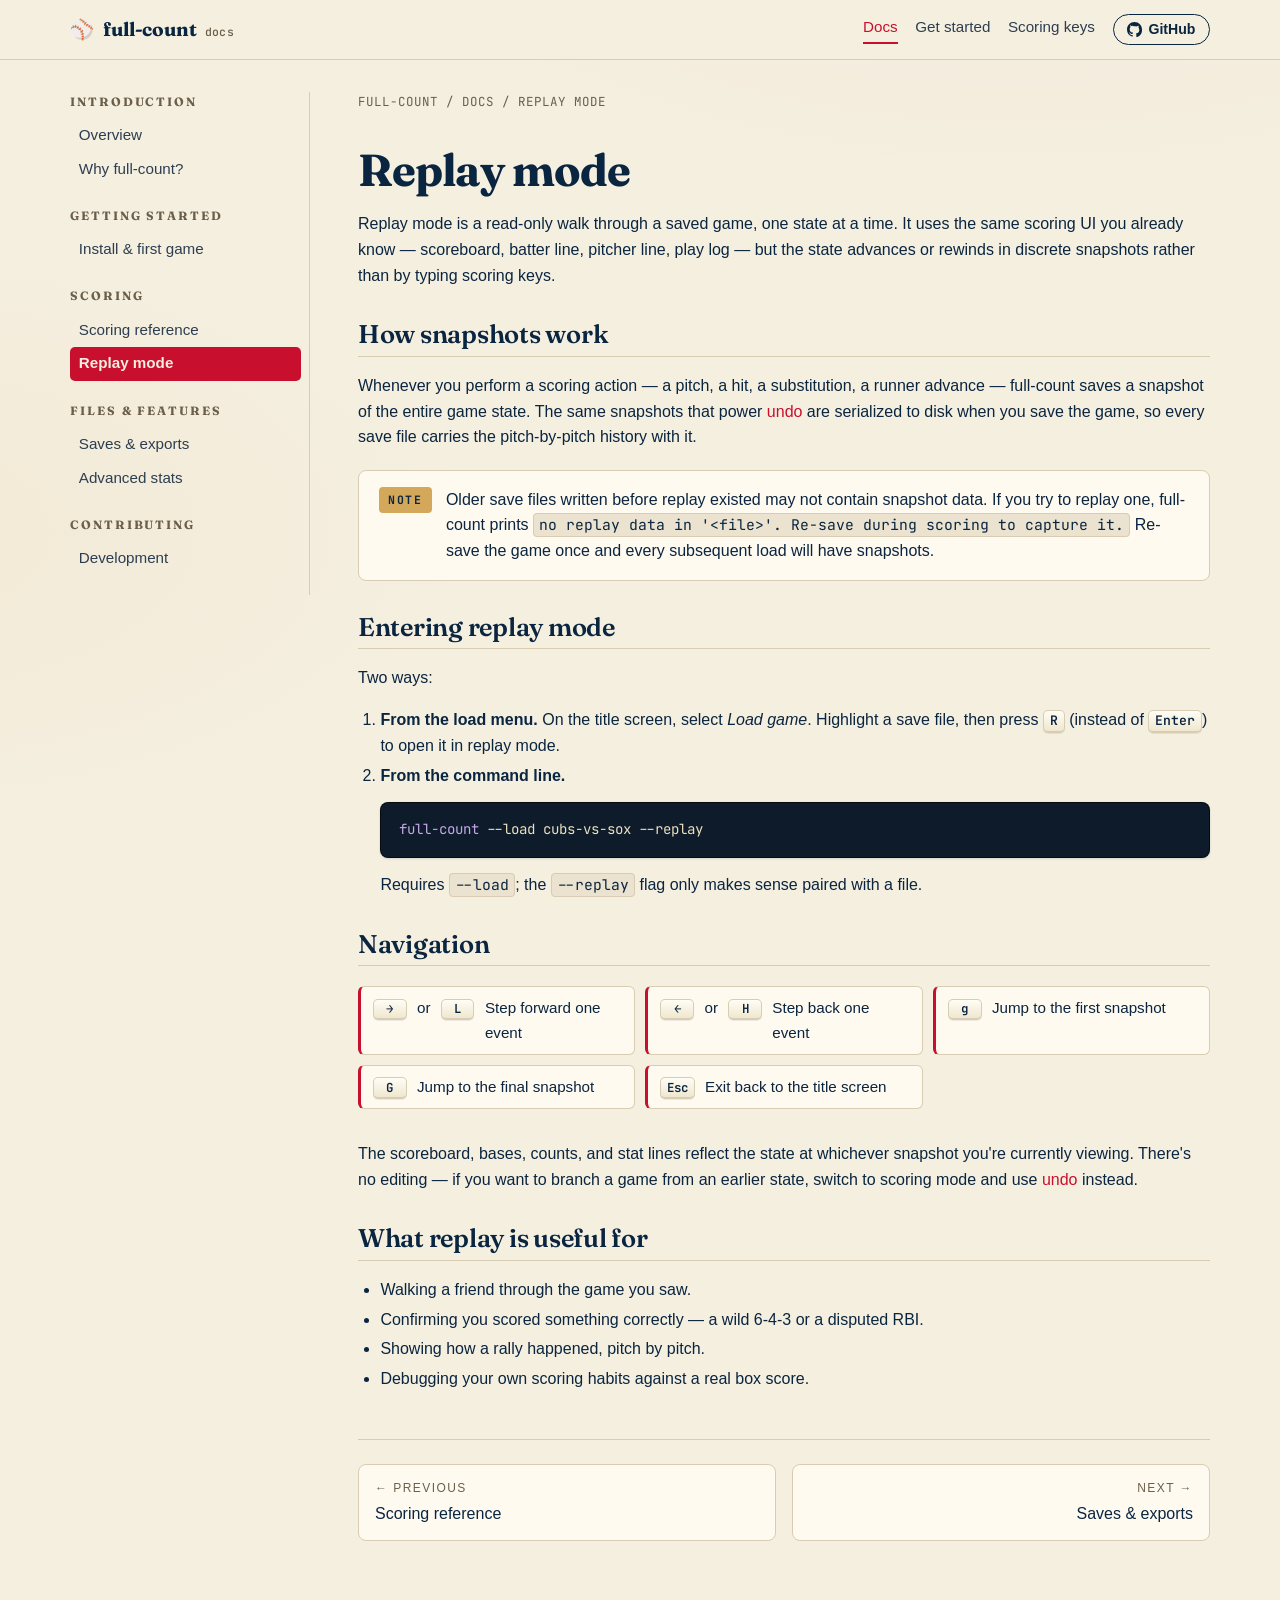
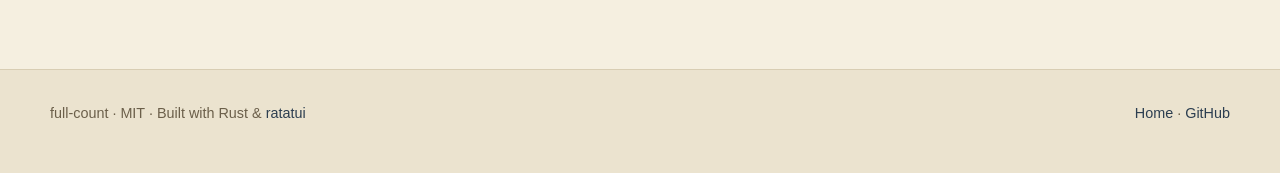
<file: docs/guide/replay.html>
<!doctype html>
<html lang="en">
<head>
  <meta charset="utf-8" />
  <meta name="viewport" content="width=device-width, initial-scale=1" />
  <title>Replay mode · full-count docs</title>
  <meta name="description" content="Step through any saved full-count game pitch-by-pitch in read-only replay mode." />
  <link rel="icon" href="data:image/svg+xml;utf8,<svg xmlns='http://www.w3.org/2000/svg' viewBox='0 0 32 32'><text y='26' font-size='28'>⚾</text></svg>" />
  <link rel="preconnect" href="https://fonts.googleapis.com" />
  <link rel="preconnect" href="https://fonts.gstatic.com" crossorigin />
  <link href="https://fonts.googleapis.com/css2?family=Fraunces:ital,opsz,wght@0,9..144,400..800;1,9..144,400..700&family=JetBrains+Mono:wght@400;600;700&display=swap" rel="stylesheet" />
  <link rel="stylesheet" href="../assets/styles.css" />
</head>
<body>
  <header class="site-header">
    <div class="site-header__inner">
      <a class="brand" href="../"><span class="brand__dot">⚾</span> full-count <span class="brand__tag">docs</span></a>
      <nav class="nav">
        <a href="./" class="active">Docs</a>
        <a href="./getting-started.html">Get started</a>
        <a href="./scoring.html">Scoring keys</a>
        <a class="nav__gh" href="https://github.com/jakenherman/full-count" aria-label="GitHub repository">
          <svg viewBox="0 0 16 16" fill="currentColor" aria-hidden="true"><path d="M8 0C3.58 0 0 3.58 0 8a8 8 0 0 0 5.47 7.59c.4.074.547-.174.547-.386 0-.19-.007-.693-.011-1.36-2.226.483-2.696-1.073-2.696-1.073-.364-.924-.888-1.17-.888-1.17-.725-.495.055-.485.055-.485.801.056 1.222.823 1.222.823.712 1.22 1.868.868 2.324.663.072-.516.279-.868.507-1.068-1.777-.2-3.644-.888-3.644-3.953 0-.873.313-1.587.823-2.147-.083-.202-.357-1.015.078-2.117 0 0 .672-.215 2.2.82A7.66 7.66 0 0 1 8 4.46c.68.003 1.364.092 2.003.27 1.527-1.035 2.197-.82 2.197-.82.437 1.102.163 1.915.08 2.117.513.56.823 1.274.823 2.147 0 3.073-1.87 3.75-3.653 3.947.287.247.543.735.543 1.48 0 1.07-.01 1.932-.01 2.195 0 .214.144.463.55.385A8 8 0 0 0 16 8c0-4.42-3.58-8-8-8z"/></svg>
          GitHub
        </a>
      </nav>
    </div>
  </header>

  <main class="docs">
    <aside class="sidebar" aria-label="Docs navigation">
      <div class="sidebar__group">
        <p class="sidebar__heading">Introduction</p>
        <ul>
          <li><a href="./">Overview</a></li>
          <li><a href="./why.html">Why full-count?</a></li>
        </ul>
      </div>
      <div class="sidebar__group">
        <p class="sidebar__heading">Getting started</p>
        <ul><li><a href="./getting-started.html">Install &amp; first game</a></li></ul>
      </div>
      <div class="sidebar__group">
        <p class="sidebar__heading">Scoring</p>
        <ul>
          <li><a href="./scoring.html">Scoring reference</a></li>
          <li><a href="./replay.html" class="active">Replay mode</a></li>
        </ul>
      </div>
      <div class="sidebar__group">
        <p class="sidebar__heading">Files &amp; features</p>
        <ul>
          <li><a href="./saves.html">Saves &amp; exports</a></li>
          <li><a href="./advanced-stats.html">Advanced stats</a></li>
        </ul>
      </div>
      <div class="sidebar__group">
        <p class="sidebar__heading">Contributing</p>
        <ul><li><a href="./development.html">Development</a></li></ul>
      </div>
    </aside>

    <article class="content">
      <p class="breadcrumbs"><a href="../">full-count</a> / <a href="./">Docs</a> / Replay mode</p>
      <h1>Replay mode</h1>

      <p>
        Replay mode is a read-only walk through a saved game, one state at a time. It uses the
        same scoring UI you already know — scoreboard, batter line, pitcher line, play log — but
        the state advances or rewinds in discrete snapshots rather than by typing scoring keys.
      </p>

      <h2>How snapshots work</h2>
      <p>
        Whenever you perform a scoring action — a pitch, a hit, a substitution, a runner advance —
        full-count saves a snapshot of the entire game state. The same snapshots that power
        <a href="./scoring.html#undo">undo</a> are serialized to disk when you save the game, so
        every save file carries the pitch-by-pitch history with it.
      </p>

      <div class="callout callout--note">
        <span class="callout__mark">Note</span>
        <div>
          <p>
            Older save files written before replay existed may not contain snapshot data. If you
            try to replay one, full-count prints
            <code>no replay data in '&lt;file&gt;'. Re-save during scoring to capture it.</code>
            Re-save the game once and every subsequent load will have snapshots.
          </p>
        </div>
      </div>

      <h2>Entering replay mode</h2>

      <p>Two ways:</p>

      <ol>
        <li>
          <strong>From the load menu.</strong> On the title screen, select <em>Load game</em>.
          Highlight a save file, then press <kbd>R</kbd> (instead of <kbd>Enter</kbd>) to open it
          in replay mode.
        </li>
        <li>
          <strong>From the command line.</strong>
<pre><span class="n">full-count</span> --load cubs-vs-sox --replay</pre>
          <p>Requires <code>--load</code>; the <code>--replay</code> flag only makes sense
          paired with a file.</p>
        </li>
      </ol>

      <h2>Navigation</h2>

      <div class="keygrid">
        <div class="keygrid__item"><kbd>→</kbd> or <kbd>L</kbd> Step forward one event</div>
        <div class="keygrid__item"><kbd>←</kbd> or <kbd>H</kbd> Step back one event</div>
        <div class="keygrid__item"><kbd>g</kbd> Jump to the first snapshot</div>
        <div class="keygrid__item"><kbd>G</kbd> Jump to the final snapshot</div>
        <div class="keygrid__item"><kbd>Esc</kbd> Exit back to the title screen</div>
      </div>

      <p>
        The scoreboard, bases, counts, and stat lines reflect the state at whichever snapshot you're
        currently viewing. There's no editing — if you want to branch a game from an earlier state,
        switch to scoring mode and use <a href="./scoring.html#undo">undo</a> instead.
      </p>

      <h2>What replay is useful for</h2>
      <ul>
        <li>Walking a friend through the game you saw.</li>
        <li>Confirming you scored something correctly — a wild 6-4-3 or a disputed RBI.</li>
        <li>Showing how a rally happened, pitch by pitch.</li>
        <li>Debugging your own scoring habits against a real box score.</li>
      </ul>

      <div class="pager">
        <a href="./scoring.html"><span class="pager__dir">← Previous</span>Scoring reference</a>
        <a class="pager__next" href="./saves.html"><span class="pager__dir">Next →</span>Saves &amp; exports</a>
      </div>
    </article>
  </main>

  <footer class="site-footer">
    <div class="site-footer__inner">
      <div>full-count · MIT · Built with Rust &amp; <a href="https://github.com/ratatui-org/ratatui">ratatui</a></div>
      <div><a href="../">Home</a> · <a href="https://github.com/jakenherman/full-count">GitHub</a></div>
    </div>
  </footer>
</body>
</html>
</file>
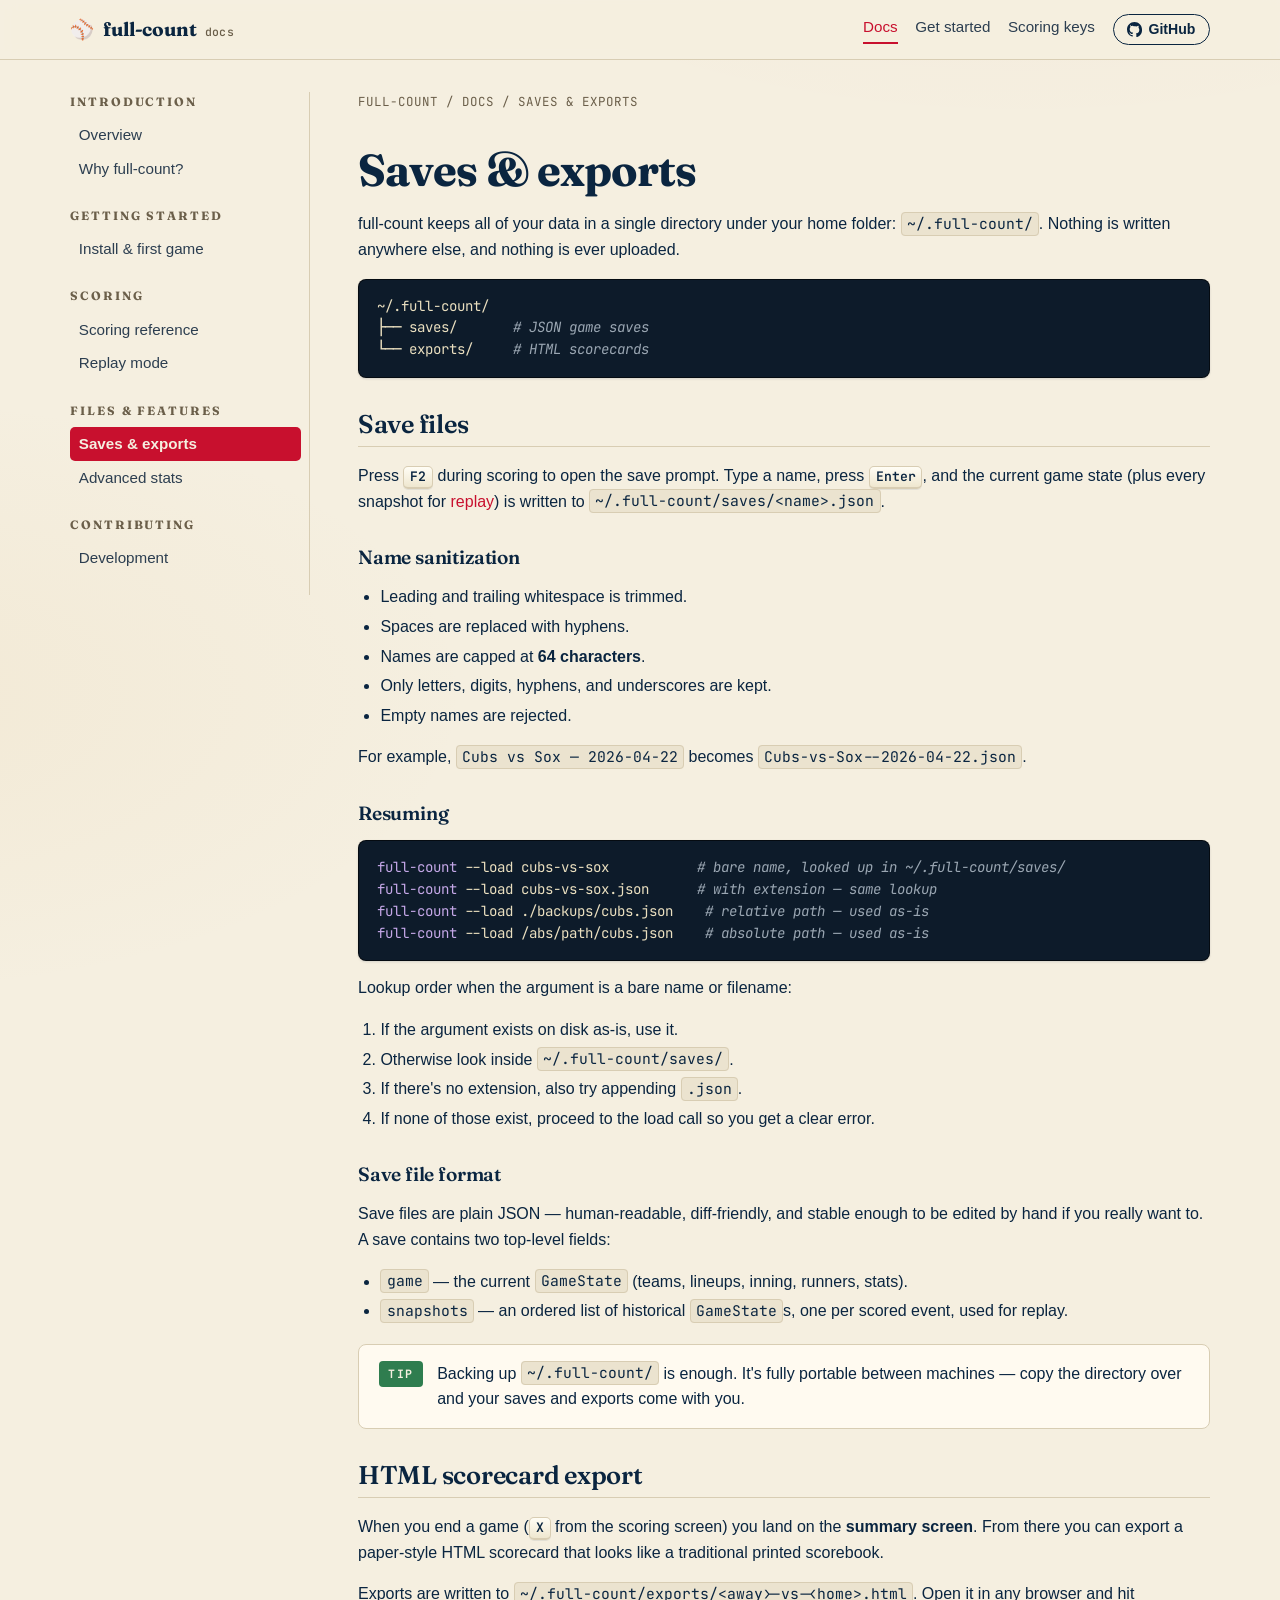
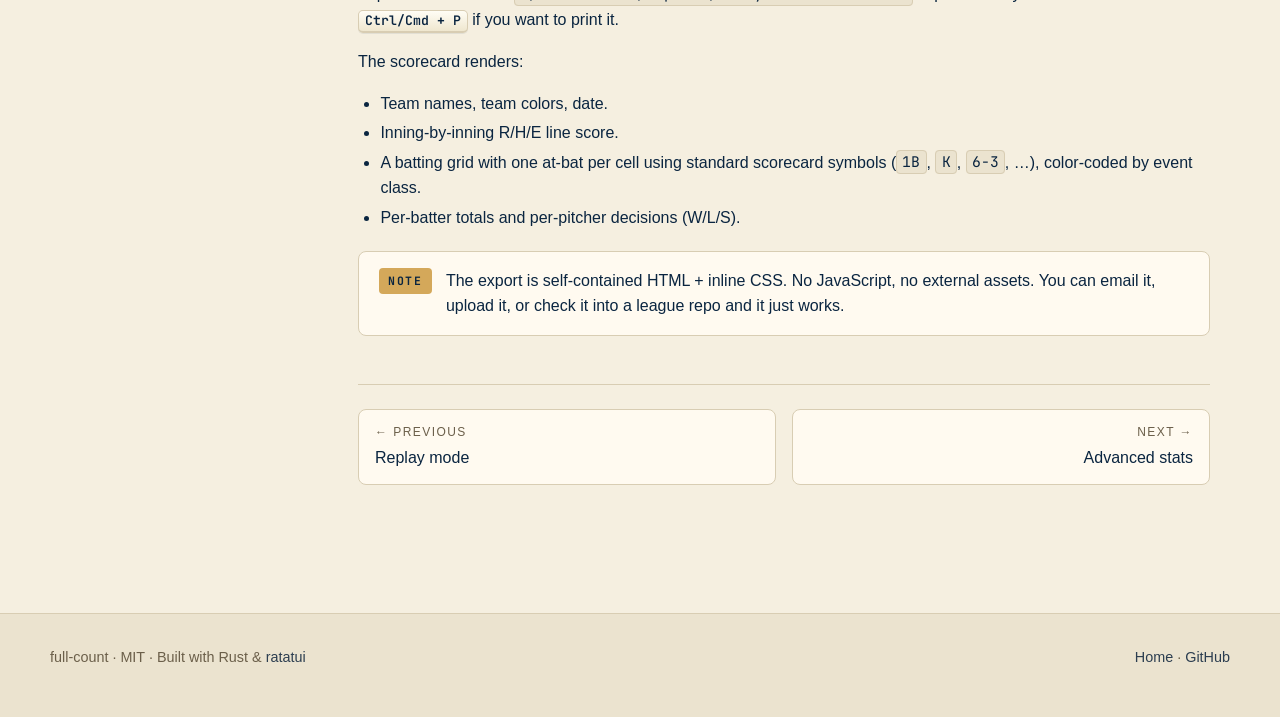
<file: docs/guide/saves.html>
<!doctype html>
<html lang="en">
<head>
  <meta charset="utf-8" />
  <meta name="viewport" content="width=device-width, initial-scale=1" />
  <title>Saves &amp; exports · full-count docs</title>
  <meta name="description" content="Where full-count stores game files, how names are sanitized, and how to export the paper-style HTML scorecard." />
  <link rel="icon" href="data:image/svg+xml;utf8,<svg xmlns='http://www.w3.org/2000/svg' viewBox='0 0 32 32'><text y='26' font-size='28'>⚾</text></svg>" />
  <link rel="preconnect" href="https://fonts.googleapis.com" />
  <link rel="preconnect" href="https://fonts.gstatic.com" crossorigin />
  <link href="https://fonts.googleapis.com/css2?family=Fraunces:ital,opsz,wght@0,9..144,400..800;1,9..144,400..700&family=JetBrains+Mono:wght@400;600;700&display=swap" rel="stylesheet" />
  <link rel="stylesheet" href="../assets/styles.css" />
</head>
<body>
  <header class="site-header">
    <div class="site-header__inner">
      <a class="brand" href="../"><span class="brand__dot">⚾</span> full-count <span class="brand__tag">docs</span></a>
      <nav class="nav">
        <a href="./" class="active">Docs</a>
        <a href="./getting-started.html">Get started</a>
        <a href="./scoring.html">Scoring keys</a>
        <a class="nav__gh" href="https://github.com/jakenherman/full-count" aria-label="GitHub repository">
          <svg viewBox="0 0 16 16" fill="currentColor" aria-hidden="true"><path d="M8 0C3.58 0 0 3.58 0 8a8 8 0 0 0 5.47 7.59c.4.074.547-.174.547-.386 0-.19-.007-.693-.011-1.36-2.226.483-2.696-1.073-2.696-1.073-.364-.924-.888-1.17-.888-1.17-.725-.495.055-.485.055-.485.801.056 1.222.823 1.222.823.712 1.22 1.868.868 2.324.663.072-.516.279-.868.507-1.068-1.777-.2-3.644-.888-3.644-3.953 0-.873.313-1.587.823-2.147-.083-.202-.357-1.015.078-2.117 0 0 .672-.215 2.2.82A7.66 7.66 0 0 1 8 4.46c.68.003 1.364.092 2.003.27 1.527-1.035 2.197-.82 2.197-.82.437 1.102.163 1.915.08 2.117.513.56.823 1.274.823 2.147 0 3.073-1.87 3.75-3.653 3.947.287.247.543.735.543 1.48 0 1.07-.01 1.932-.01 2.195 0 .214.144.463.55.385A8 8 0 0 0 16 8c0-4.42-3.58-8-8-8z"/></svg>
          GitHub
        </a>
      </nav>
    </div>
  </header>

  <main class="docs">
    <aside class="sidebar" aria-label="Docs navigation">
      <div class="sidebar__group">
        <p class="sidebar__heading">Introduction</p>
        <ul>
          <li><a href="./">Overview</a></li>
          <li><a href="./why.html">Why full-count?</a></li>
        </ul>
      </div>
      <div class="sidebar__group">
        <p class="sidebar__heading">Getting started</p>
        <ul><li><a href="./getting-started.html">Install &amp; first game</a></li></ul>
      </div>
      <div class="sidebar__group">
        <p class="sidebar__heading">Scoring</p>
        <ul>
          <li><a href="./scoring.html">Scoring reference</a></li>
          <li><a href="./replay.html">Replay mode</a></li>
        </ul>
      </div>
      <div class="sidebar__group">
        <p class="sidebar__heading">Files &amp; features</p>
        <ul>
          <li><a href="./saves.html" class="active">Saves &amp; exports</a></li>
          <li><a href="./advanced-stats.html">Advanced stats</a></li>
        </ul>
      </div>
      <div class="sidebar__group">
        <p class="sidebar__heading">Contributing</p>
        <ul><li><a href="./development.html">Development</a></li></ul>
      </div>
    </aside>

    <article class="content">
      <p class="breadcrumbs"><a href="../">full-count</a> / <a href="./">Docs</a> / Saves &amp; exports</p>
      <h1>Saves &amp; exports</h1>

      <p>
        full-count keeps all of your data in a single directory under your home folder:
        <code>~/.full-count/</code>. Nothing is written anywhere else, and nothing is ever uploaded.
      </p>

<pre>~/.full-count/
├── saves/       <span class="c"># JSON game saves</span>
└── exports/     <span class="c"># HTML scorecards</span></pre>

      <h2 id="saves">Save files</h2>

      <p>
        Press <kbd>F2</kbd> during scoring to open the save prompt. Type a name, press
        <kbd>Enter</kbd>, and the current game state (plus every snapshot for
        <a href="./replay.html">replay</a>) is written to
        <code>~/.full-count/saves/&lt;name&gt;.json</code>.
      </p>

      <h3>Name sanitization</h3>
      <ul>
        <li>Leading and trailing whitespace is trimmed.</li>
        <li>Spaces are replaced with hyphens.</li>
        <li>Names are capped at <strong>64 characters</strong>.</li>
        <li>Only letters, digits, hyphens, and underscores are kept.</li>
        <li>Empty names are rejected.</li>
      </ul>
      <p>
        For example, <code>Cubs vs Sox — 2026-04-22</code> becomes
        <code>Cubs-vs-Sox--2026-04-22.json</code>.
      </p>

      <h3>Resuming</h3>
<pre><span class="n">full-count</span> --load cubs-vs-sox           <span class="c"># bare name, looked up in ~/.full-count/saves/</span>
<span class="n">full-count</span> --load cubs-vs-sox.json      <span class="c"># with extension — same lookup</span>
<span class="n">full-count</span> --load ./backups/cubs.json    <span class="c"># relative path — used as-is</span>
<span class="n">full-count</span> --load /abs/path/cubs.json    <span class="c"># absolute path — used as-is</span></pre>

      <p>
        Lookup order when the argument is a bare name or filename:
      </p>

      <ol>
        <li>If the argument exists on disk as-is, use it.</li>
        <li>Otherwise look inside <code>~/.full-count/saves/</code>.</li>
        <li>If there's no extension, also try appending <code>.json</code>.</li>
        <li>If none of those exist, proceed to the load call so you get a clear error.</li>
      </ol>

      <h3>Save file format</h3>
      <p>
        Save files are plain JSON — human-readable, diff-friendly, and stable enough to be edited
        by hand if you really want to. A save contains two top-level fields:
      </p>
      <ul>
        <li><code>game</code> — the current <code>GameState</code> (teams, lineups, inning, runners, stats).</li>
        <li><code>snapshots</code> — an ordered list of historical <code>GameState</code>s, one per scored event, used for replay.</li>
      </ul>

      <div class="callout callout--tip">
        <span class="callout__mark">Tip</span>
        <div>
          <p>
            Backing up <code>~/.full-count/</code> is enough. It's fully portable between
            machines — copy the directory over and your saves and exports come with you.
          </p>
        </div>
      </div>

      <h2 id="export">HTML scorecard export</h2>
      <p>
        When you end a game (<kbd>X</kbd> from the scoring screen) you land on the
        <strong>summary screen</strong>. From there you can export a paper-style HTML scorecard
        that looks like a traditional printed scorebook.
      </p>

      <p>
        Exports are written to
        <code>~/.full-count/exports/&lt;away&gt;-vs-&lt;home&gt;.html</code>. Open it in any
        browser and hit <kbd>Ctrl/Cmd + P</kbd> if you want to print it.
      </p>

      <p>The scorecard renders:</p>
      <ul>
        <li>Team names, team colors, date.</li>
        <li>Inning-by-inning R/H/E line score.</li>
        <li>A batting grid with one at-bat per cell using standard scorecard symbols (<code>1B</code>, <code>K</code>, <code>6-3</code>, …), color-coded by event class.</li>
        <li>Per-batter totals and per-pitcher decisions (W/L/S).</li>
      </ul>

      <div class="callout callout--note">
        <span class="callout__mark">Note</span>
        <div>
          <p>
            The export is self-contained HTML + inline CSS. No JavaScript, no external assets.
            You can email it, upload it, or check it into a league repo and it just works.
          </p>
        </div>
      </div>

      <div class="pager">
        <a href="./replay.html"><span class="pager__dir">← Previous</span>Replay mode</a>
        <a class="pager__next" href="./advanced-stats.html"><span class="pager__dir">Next →</span>Advanced stats</a>
      </div>
    </article>
  </main>

  <footer class="site-footer">
    <div class="site-footer__inner">
      <div>full-count · MIT · Built with Rust &amp; <a href="https://github.com/ratatui-org/ratatui">ratatui</a></div>
      <div><a href="../">Home</a> · <a href="https://github.com/jakenherman/full-count">GitHub</a></div>
    </div>
  </footer>
</body>
</html>
</file>
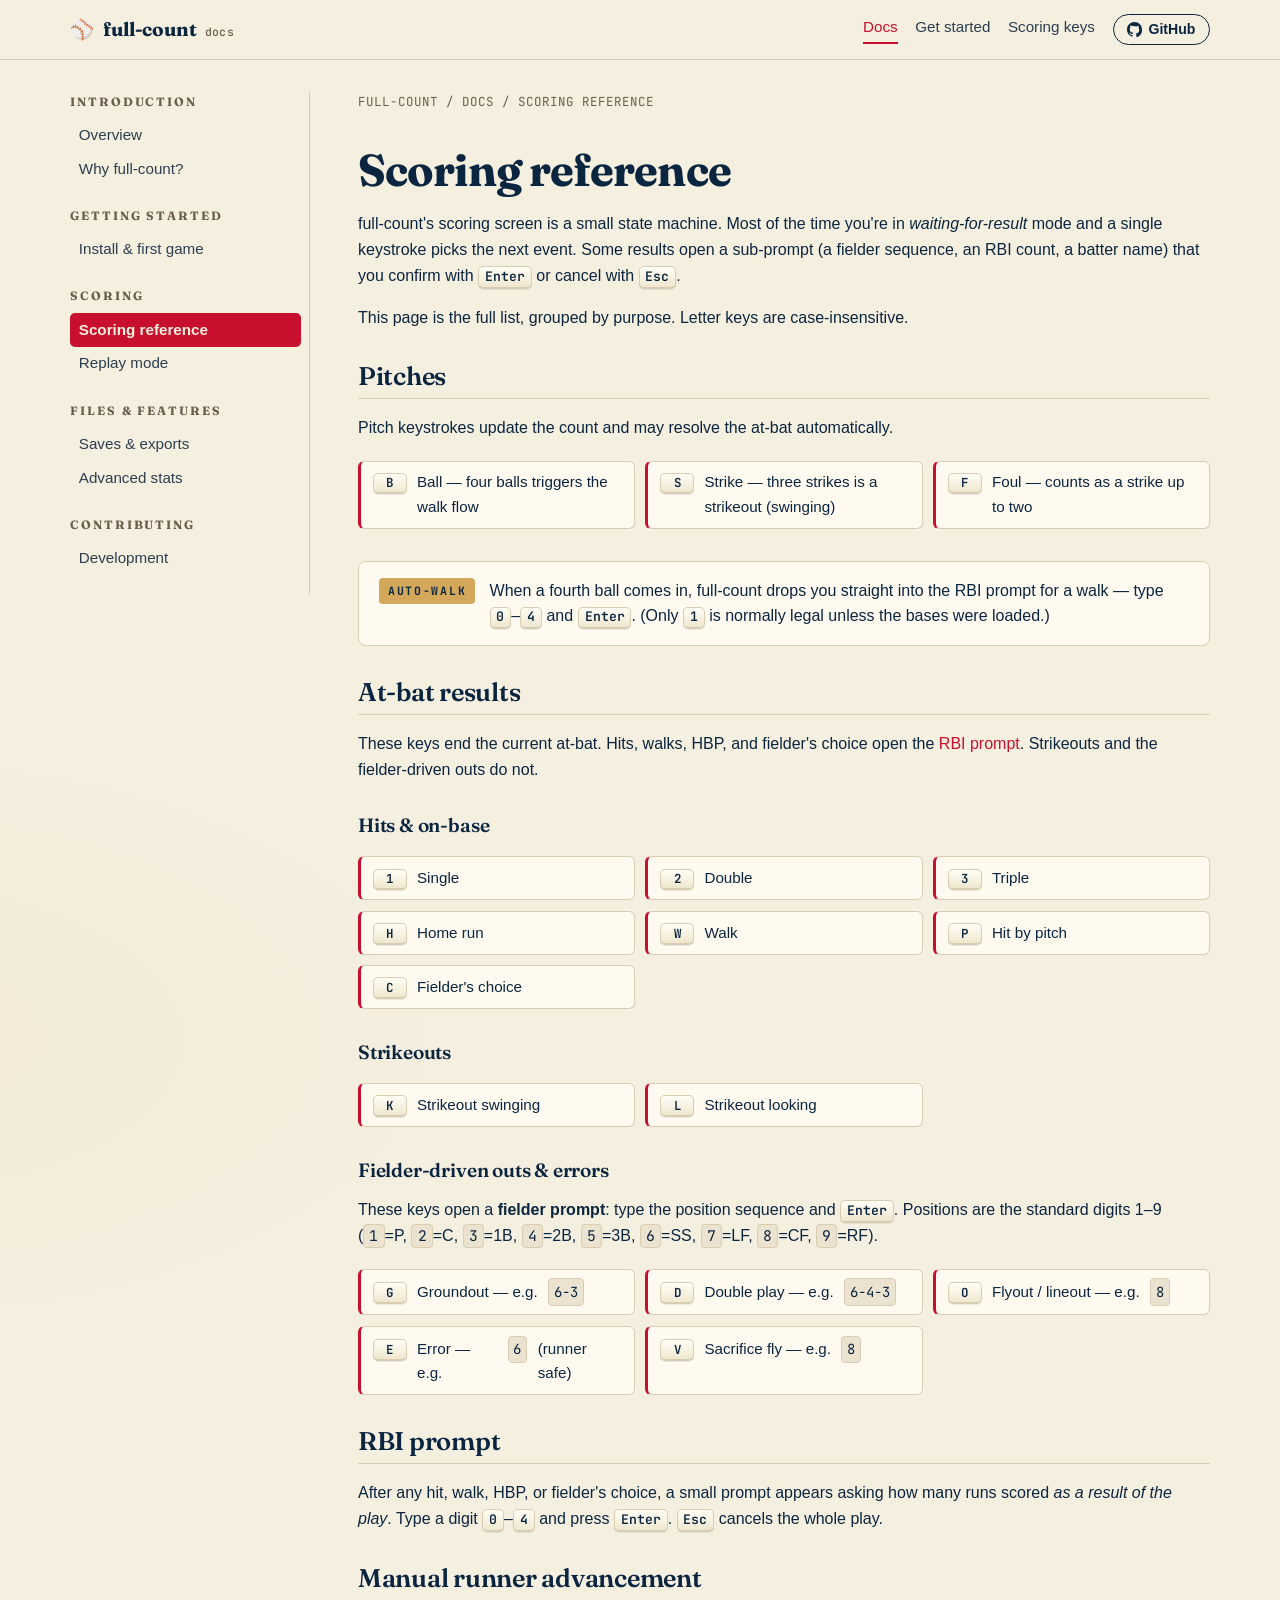
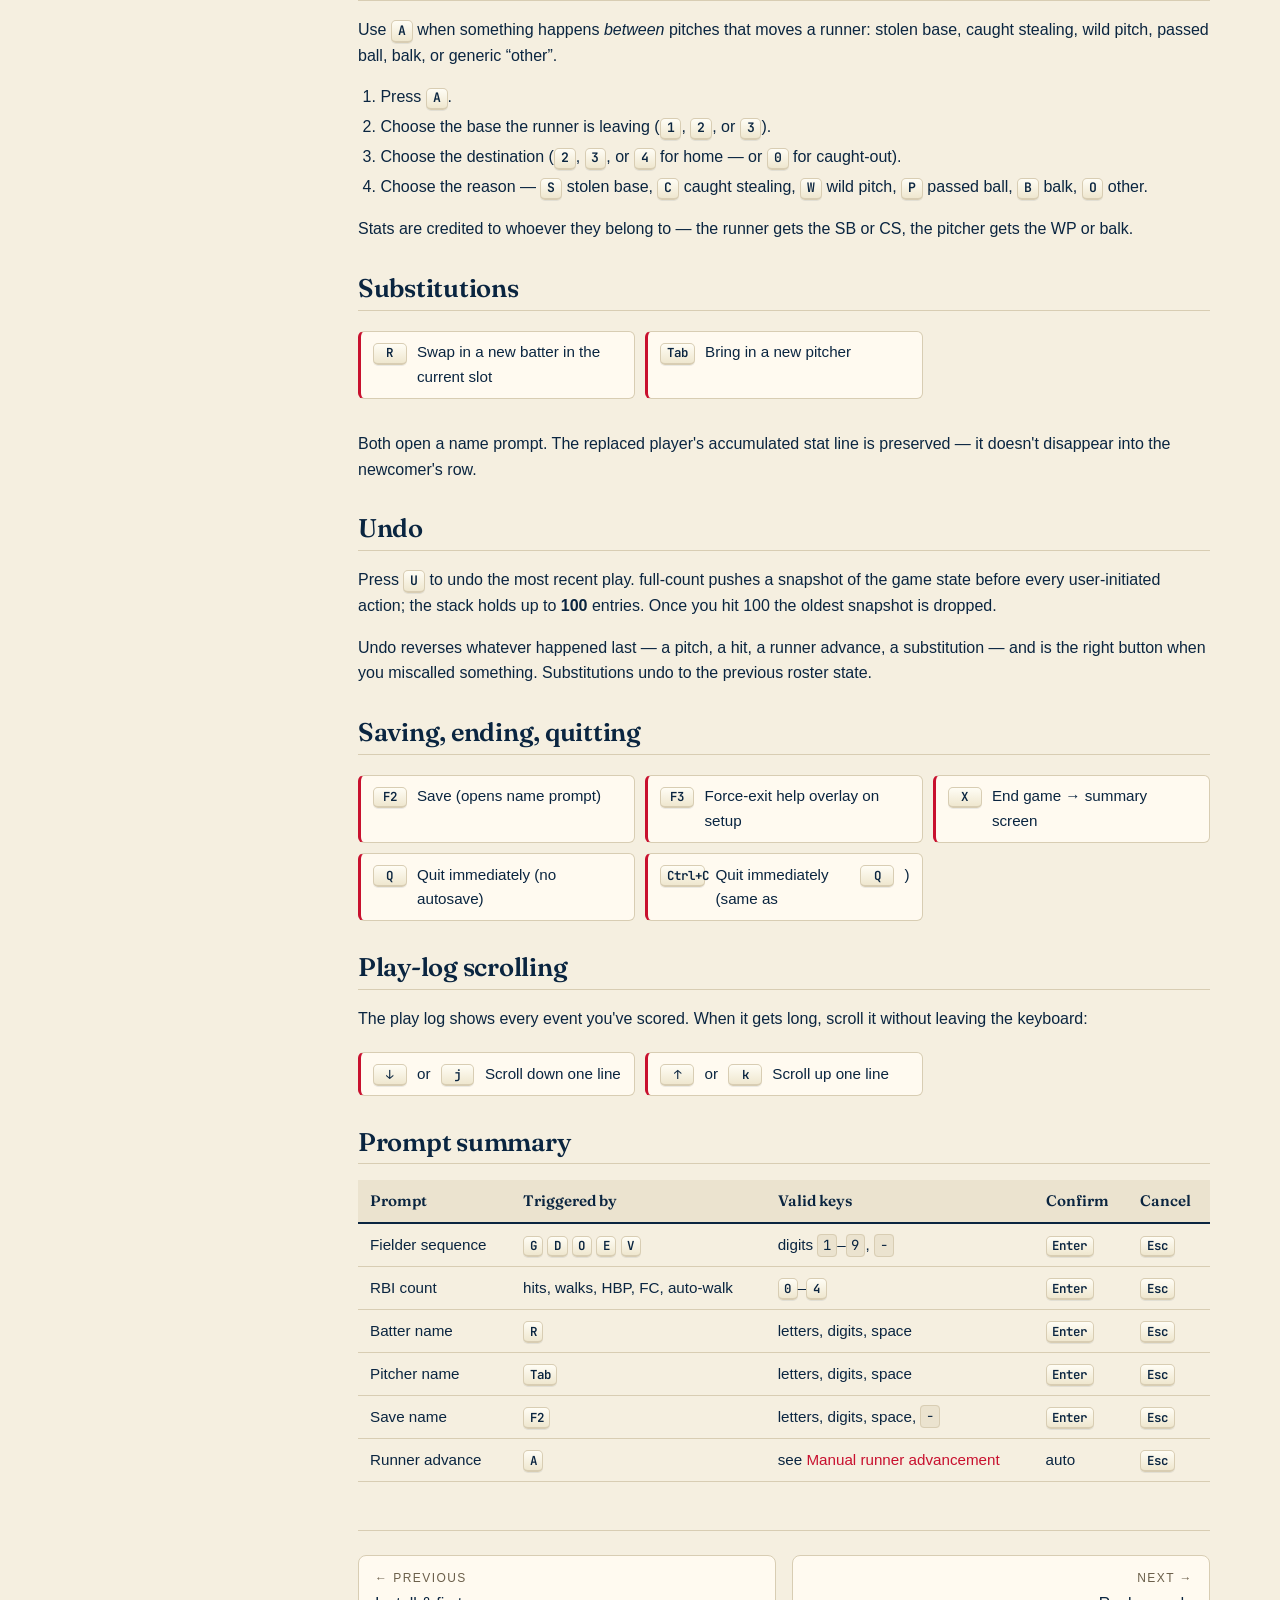
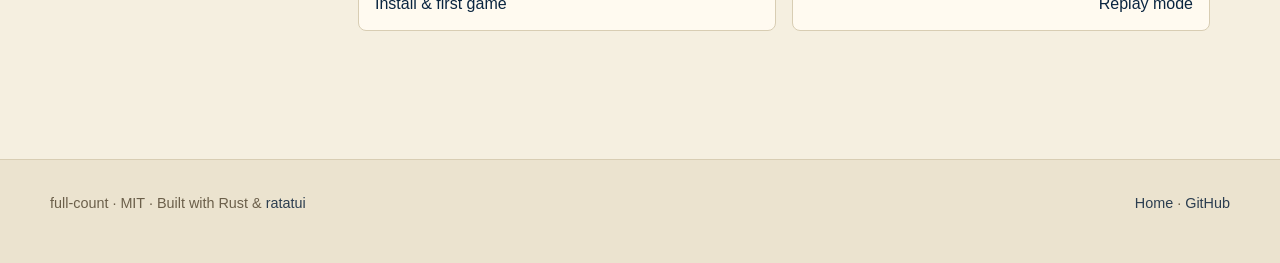
<file: docs/guide/scoring.html>
<!doctype html>
<html lang="en">
<head>
  <meta charset="utf-8" />
  <meta name="viewport" content="width=device-width, initial-scale=1" />
  <title>Scoring reference · full-count docs</title>
  <meta name="description" content="Every key, every prompt, every edge case in the full-count scoring screen." />
  <link rel="icon" href="data:image/svg+xml;utf8,<svg xmlns='http://www.w3.org/2000/svg' viewBox='0 0 32 32'><text y='26' font-size='28'>⚾</text></svg>" />
  <link rel="preconnect" href="https://fonts.googleapis.com" />
  <link rel="preconnect" href="https://fonts.gstatic.com" crossorigin />
  <link href="https://fonts.googleapis.com/css2?family=Fraunces:ital,opsz,wght@0,9..144,400..800;1,9..144,400..700&family=JetBrains+Mono:wght@400;600;700&display=swap" rel="stylesheet" />
  <link rel="stylesheet" href="../assets/styles.css" />
</head>
<body>
  <header class="site-header">
    <div class="site-header__inner">
      <a class="brand" href="../"><span class="brand__dot">⚾</span> full-count <span class="brand__tag">docs</span></a>
      <nav class="nav">
        <a href="./" class="active">Docs</a>
        <a href="./getting-started.html">Get started</a>
        <a href="./scoring.html">Scoring keys</a>
        <a class="nav__gh" href="https://github.com/jakenherman/full-count" aria-label="GitHub repository">
          <svg viewBox="0 0 16 16" fill="currentColor" aria-hidden="true"><path d="M8 0C3.58 0 0 3.58 0 8a8 8 0 0 0 5.47 7.59c.4.074.547-.174.547-.386 0-.19-.007-.693-.011-1.36-2.226.483-2.696-1.073-2.696-1.073-.364-.924-.888-1.17-.888-1.17-.725-.495.055-.485.055-.485.801.056 1.222.823 1.222.823.712 1.22 1.868.868 2.324.663.072-.516.279-.868.507-1.068-1.777-.2-3.644-.888-3.644-3.953 0-.873.313-1.587.823-2.147-.083-.202-.357-1.015.078-2.117 0 0 .672-.215 2.2.82A7.66 7.66 0 0 1 8 4.46c.68.003 1.364.092 2.003.27 1.527-1.035 2.197-.82 2.197-.82.437 1.102.163 1.915.08 2.117.513.56.823 1.274.823 2.147 0 3.073-1.87 3.75-3.653 3.947.287.247.543.735.543 1.48 0 1.07-.01 1.932-.01 2.195 0 .214.144.463.55.385A8 8 0 0 0 16 8c0-4.42-3.58-8-8-8z"/></svg>
          GitHub
        </a>
      </nav>
    </div>
  </header>

  <main class="docs">
    <aside class="sidebar" aria-label="Docs navigation">
      <div class="sidebar__group">
        <p class="sidebar__heading">Introduction</p>
        <ul>
          <li><a href="./">Overview</a></li>
          <li><a href="./why.html">Why full-count?</a></li>
        </ul>
      </div>
      <div class="sidebar__group">
        <p class="sidebar__heading">Getting started</p>
        <ul><li><a href="./getting-started.html">Install &amp; first game</a></li></ul>
      </div>
      <div class="sidebar__group">
        <p class="sidebar__heading">Scoring</p>
        <ul>
          <li><a href="./scoring.html" class="active">Scoring reference</a></li>
          <li><a href="./replay.html">Replay mode</a></li>
        </ul>
      </div>
      <div class="sidebar__group">
        <p class="sidebar__heading">Files &amp; features</p>
        <ul>
          <li><a href="./saves.html">Saves &amp; exports</a></li>
          <li><a href="./advanced-stats.html">Advanced stats</a></li>
        </ul>
      </div>
      <div class="sidebar__group">
        <p class="sidebar__heading">Contributing</p>
        <ul><li><a href="./development.html">Development</a></li></ul>
      </div>
    </aside>

    <article class="content">
      <p class="breadcrumbs"><a href="../">full-count</a> / <a href="./">Docs</a> / Scoring reference</p>
      <h1>Scoring reference</h1>
      <p>
        full-count's scoring screen is a small state machine. Most of the time you're in
        <em>waiting-for-result</em> mode and a single keystroke picks the next event. Some results
        open a sub-prompt (a fielder sequence, an RBI count, a batter name) that you confirm with
        <kbd>Enter</kbd> or cancel with <kbd>Esc</kbd>.
      </p>
      <p>
        This page is the full list, grouped by purpose. Letter keys are case-insensitive.
      </p>

      <h2 id="pitches">Pitches</h2>
      <p>Pitch keystrokes update the count and may resolve the at-bat automatically.</p>
      <div class="keygrid">
        <div class="keygrid__item"><kbd>B</kbd> Ball — four balls triggers the walk flow</div>
        <div class="keygrid__item"><kbd>S</kbd> Strike — three strikes is a strikeout (swinging)</div>
        <div class="keygrid__item"><kbd>F</kbd> Foul — counts as a strike up to two</div>
      </div>

      <div class="callout callout--note">
        <span class="callout__mark">Auto-walk</span>
        <div>
          <p>
            When a fourth ball comes in, full-count drops you straight into the RBI prompt for a
            walk — type <kbd>0</kbd>–<kbd>4</kbd> and <kbd>Enter</kbd>. (Only <kbd>1</kbd> is
            normally legal unless the bases were loaded.)
          </p>
        </div>
      </div>

      <h2 id="at-bats">At-bat results</h2>
      <p>
        These keys end the current at-bat. Hits, walks, HBP, and fielder's choice open the
        <a href="#rbi">RBI prompt</a>. Strikeouts and the fielder-driven outs do not.
      </p>

      <h3>Hits &amp; on-base</h3>
      <div class="keygrid">
        <div class="keygrid__item"><kbd>1</kbd> Single</div>
        <div class="keygrid__item"><kbd>2</kbd> Double</div>
        <div class="keygrid__item"><kbd>3</kbd> Triple</div>
        <div class="keygrid__item"><kbd>H</kbd> Home run</div>
        <div class="keygrid__item"><kbd>W</kbd> Walk</div>
        <div class="keygrid__item"><kbd>P</kbd> Hit by pitch</div>
        <div class="keygrid__item"><kbd>C</kbd> Fielder's choice</div>
      </div>

      <h3>Strikeouts</h3>
      <div class="keygrid">
        <div class="keygrid__item"><kbd>K</kbd> Strikeout swinging</div>
        <div class="keygrid__item"><kbd>L</kbd> Strikeout looking</div>
      </div>

      <h3 id="fielder">Fielder-driven outs &amp; errors</h3>
      <p>
        These keys open a <strong>fielder prompt</strong>: type the position sequence and
        <kbd>Enter</kbd>. Positions are the standard digits 1–9 (<code>1</code>=P,
        <code>2</code>=C, <code>3</code>=1B, <code>4</code>=2B, <code>5</code>=3B,
        <code>6</code>=SS, <code>7</code>=LF, <code>8</code>=CF, <code>9</code>=RF).
      </p>
      <div class="keygrid">
        <div class="keygrid__item"><kbd>G</kbd> Groundout — e.g. <code>6-3</code></div>
        <div class="keygrid__item"><kbd>D</kbd> Double play — e.g. <code>6-4-3</code></div>
        <div class="keygrid__item"><kbd>O</kbd> Flyout / lineout — e.g. <code>8</code></div>
        <div class="keygrid__item"><kbd>E</kbd> Error — e.g. <code>6</code> (runner safe)</div>
        <div class="keygrid__item"><kbd>V</kbd> Sacrifice fly — e.g. <code>8</code></div>
      </div>

      <h2 id="rbi">RBI prompt</h2>
      <p>
        After any hit, walk, HBP, or fielder's choice, a small prompt appears asking how many runs
        scored <em>as a result of the play</em>. Type a digit <kbd>0</kbd>–<kbd>4</kbd> and press
        <kbd>Enter</kbd>. <kbd>Esc</kbd> cancels the whole play.
      </p>

      <h2 id="runners">Manual runner advancement</h2>
      <p>
        Use <kbd>A</kbd> when something happens <em>between</em> pitches that moves a runner:
        stolen base, caught stealing, wild pitch, passed ball, balk, or generic &ldquo;other&rdquo;.
      </p>
      <ol>
        <li>Press <kbd>A</kbd>.</li>
        <li>Choose the base the runner is leaving (<kbd>1</kbd>, <kbd>2</kbd>, or <kbd>3</kbd>).</li>
        <li>Choose the destination (<kbd>2</kbd>, <kbd>3</kbd>, or <kbd>4</kbd> for home — or <kbd>0</kbd> for caught-out).</li>
        <li>Choose the reason — <kbd>S</kbd> stolen base, <kbd>C</kbd> caught stealing, <kbd>W</kbd> wild pitch, <kbd>P</kbd> passed ball, <kbd>B</kbd> balk, <kbd>O</kbd> other.</li>
      </ol>
      <p>Stats are credited to whoever they belong to — the runner gets the SB or CS, the pitcher gets the WP or balk.</p>

      <h2 id="subs">Substitutions</h2>
      <div class="keygrid">
        <div class="keygrid__item"><kbd>R</kbd> Swap in a new batter in the current slot</div>
        <div class="keygrid__item"><kbd>Tab</kbd> Bring in a new pitcher</div>
      </div>
      <p>
        Both open a name prompt. The replaced player's accumulated stat line is preserved — it
        doesn't disappear into the newcomer's row.
      </p>

      <h2 id="undo">Undo</h2>
      <p>
        Press <kbd>U</kbd> to undo the most recent play. full-count pushes a snapshot of the game
        state before every user-initiated action; the stack holds up to <strong>100</strong>
        entries. Once you hit 100 the oldest snapshot is dropped.
      </p>
      <p>
        Undo reverses whatever happened last — a pitch, a hit, a runner advance, a substitution —
        and is the right button when you miscalled something. Substitutions undo to the previous
        roster state.
      </p>

      <h2 id="save">Saving, ending, quitting</h2>
      <div class="keygrid">
        <div class="keygrid__item"><kbd>F2</kbd> Save (opens name prompt)</div>
        <div class="keygrid__item"><kbd>F3</kbd> Force-exit help overlay on setup</div>
        <div class="keygrid__item"><kbd>X</kbd> End game &rarr; summary screen</div>
        <div class="keygrid__item"><kbd>Q</kbd> Quit immediately (no autosave)</div>
        <div class="keygrid__item"><kbd>Ctrl+C</kbd> Quit immediately (same as <kbd>Q</kbd>)</div>
      </div>

      <h2 id="log">Play-log scrolling</h2>
      <p>
        The play log shows every event you've scored. When it gets long, scroll it without leaving
        the keyboard:
      </p>
      <div class="keygrid">
        <div class="keygrid__item"><kbd>↓</kbd> or <kbd>j</kbd> Scroll down one line</div>
        <div class="keygrid__item"><kbd>↑</kbd> or <kbd>k</kbd> Scroll up one line</div>
      </div>

      <h2 id="prompts">Prompt summary</h2>
      <table>
        <thead>
          <tr><th>Prompt</th><th>Triggered by</th><th>Valid keys</th><th>Confirm</th><th>Cancel</th></tr>
        </thead>
        <tbody>
          <tr><td>Fielder sequence</td><td><kbd>G</kbd> <kbd>D</kbd> <kbd>O</kbd> <kbd>E</kbd> <kbd>V</kbd></td><td>digits <code>1</code>–<code>9</code>, <code>-</code></td><td><kbd>Enter</kbd></td><td><kbd>Esc</kbd></td></tr>
          <tr><td>RBI count</td><td>hits, walks, HBP, FC, auto-walk</td><td><kbd>0</kbd>–<kbd>4</kbd></td><td><kbd>Enter</kbd></td><td><kbd>Esc</kbd></td></tr>
          <tr><td>Batter name</td><td><kbd>R</kbd></td><td>letters, digits, space</td><td><kbd>Enter</kbd></td><td><kbd>Esc</kbd></td></tr>
          <tr><td>Pitcher name</td><td><kbd>Tab</kbd></td><td>letters, digits, space</td><td><kbd>Enter</kbd></td><td><kbd>Esc</kbd></td></tr>
          <tr><td>Save name</td><td><kbd>F2</kbd></td><td>letters, digits, space, <code>-</code></td><td><kbd>Enter</kbd></td><td><kbd>Esc</kbd></td></tr>
          <tr><td>Runner advance</td><td><kbd>A</kbd></td><td>see <a href="#runners">Manual runner advancement</a></td><td>auto</td><td><kbd>Esc</kbd></td></tr>
        </tbody>
      </table>

      <div class="pager">
        <a href="./getting-started.html"><span class="pager__dir">← Previous</span>Install &amp; first game</a>
        <a class="pager__next" href="./replay.html"><span class="pager__dir">Next →</span>Replay mode</a>
      </div>
    </article>
  </main>

  <footer class="site-footer">
    <div class="site-footer__inner">
      <div>full-count · MIT · Built with Rust &amp; <a href="https://github.com/ratatui-org/ratatui">ratatui</a></div>
      <div><a href="../">Home</a> · <a href="https://github.com/jakenherman/full-count">GitHub</a></div>
    </div>
  </footer>
</body>
</html>
</file>
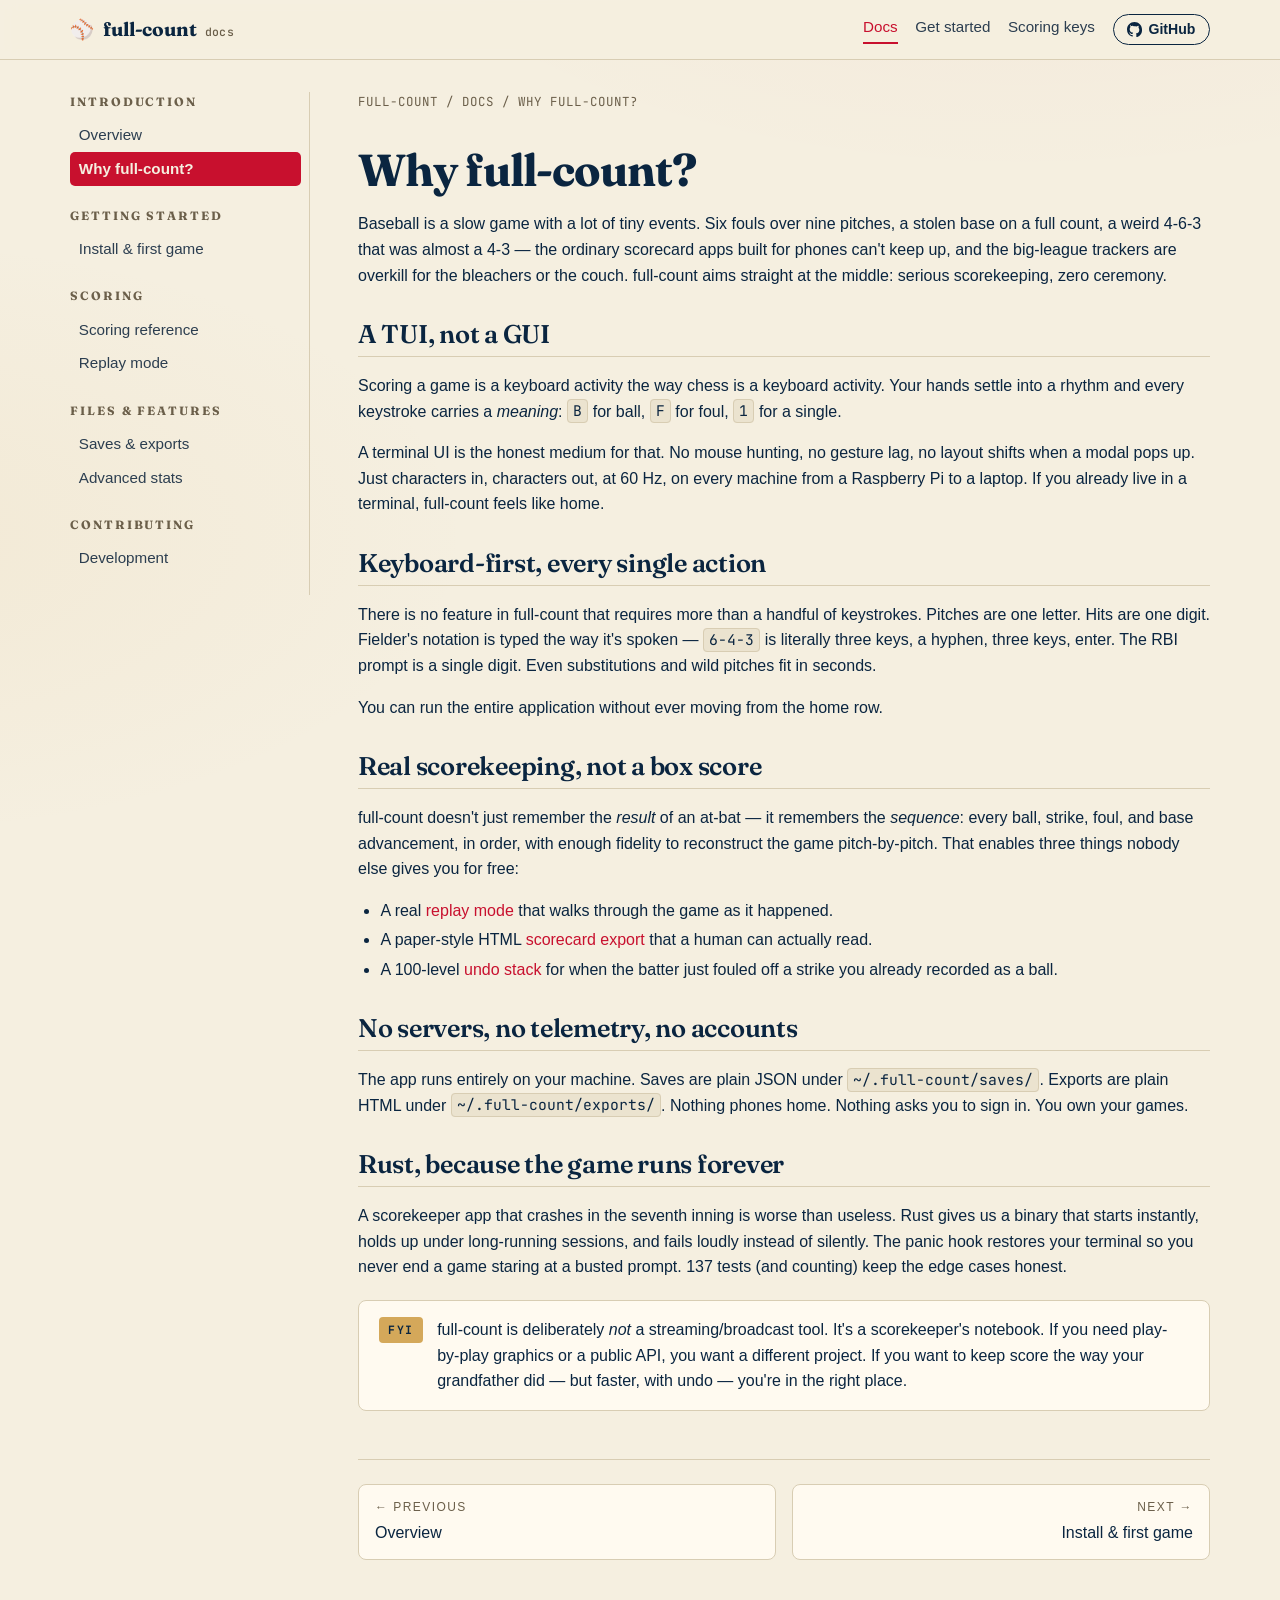
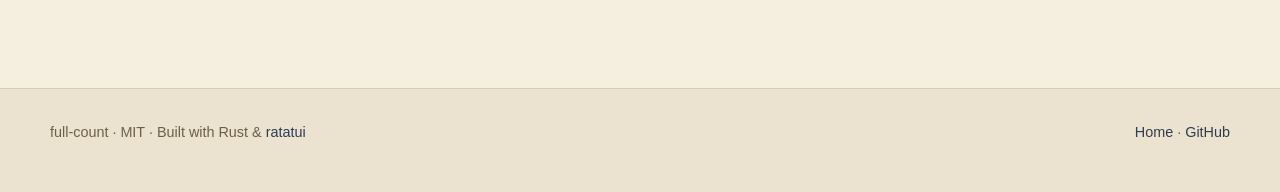
<file: docs/guide/why.html>
<!doctype html>
<html lang="en">
<head>
  <meta charset="utf-8" />
  <meta name="viewport" content="width=device-width, initial-scale=1" />
  <title>Why full-count? · full-count docs</title>
  <meta name="description" content="The motivation behind a keyboard-first TUI for scoring baseball in real time." />
  <link rel="icon" href="data:image/svg+xml;utf8,<svg xmlns='http://www.w3.org/2000/svg' viewBox='0 0 32 32'><text y='26' font-size='28'>⚾</text></svg>" />
  <link rel="preconnect" href="https://fonts.googleapis.com" />
  <link rel="preconnect" href="https://fonts.gstatic.com" crossorigin />
  <link href="https://fonts.googleapis.com/css2?family=Fraunces:ital,opsz,wght@0,9..144,400..800;1,9..144,400..700&family=JetBrains+Mono:wght@400;600;700&display=swap" rel="stylesheet" />
  <link rel="stylesheet" href="../assets/styles.css" />
</head>
<body>
  <header class="site-header">
    <div class="site-header__inner">
      <a class="brand" href="../"><span class="brand__dot">⚾</span> full-count <span class="brand__tag">docs</span></a>
      <nav class="nav">
        <a href="./" class="active">Docs</a>
        <a href="./getting-started.html">Get started</a>
        <a href="./scoring.html">Scoring keys</a>
        <a class="nav__gh" href="https://github.com/jakenherman/full-count" aria-label="GitHub repository">
          <svg viewBox="0 0 16 16" fill="currentColor" aria-hidden="true"><path d="M8 0C3.58 0 0 3.58 0 8a8 8 0 0 0 5.47 7.59c.4.074.547-.174.547-.386 0-.19-.007-.693-.011-1.36-2.226.483-2.696-1.073-2.696-1.073-.364-.924-.888-1.17-.888-1.17-.725-.495.055-.485.055-.485.801.056 1.222.823 1.222.823.712 1.22 1.868.868 2.324.663.072-.516.279-.868.507-1.068-1.777-.2-3.644-.888-3.644-3.953 0-.873.313-1.587.823-2.147-.083-.202-.357-1.015.078-2.117 0 0 .672-.215 2.2.82A7.66 7.66 0 0 1 8 4.46c.68.003 1.364.092 2.003.27 1.527-1.035 2.197-.82 2.197-.82.437 1.102.163 1.915.08 2.117.513.56.823 1.274.823 2.147 0 3.073-1.87 3.75-3.653 3.947.287.247.543.735.543 1.48 0 1.07-.01 1.932-.01 2.195 0 .214.144.463.55.385A8 8 0 0 0 16 8c0-4.42-3.58-8-8-8z"/></svg>
          GitHub
        </a>
      </nav>
    </div>
  </header>

  <main class="docs">
    <aside class="sidebar" aria-label="Docs navigation">
      <div class="sidebar__group">
        <p class="sidebar__heading">Introduction</p>
        <ul>
          <li><a href="./">Overview</a></li>
          <li><a href="./why.html" class="active">Why full-count?</a></li>
        </ul>
      </div>
      <div class="sidebar__group">
        <p class="sidebar__heading">Getting started</p>
        <ul><li><a href="./getting-started.html">Install &amp; first game</a></li></ul>
      </div>
      <div class="sidebar__group">
        <p class="sidebar__heading">Scoring</p>
        <ul>
          <li><a href="./scoring.html">Scoring reference</a></li>
          <li><a href="./replay.html">Replay mode</a></li>
        </ul>
      </div>
      <div class="sidebar__group">
        <p class="sidebar__heading">Files &amp; features</p>
        <ul>
          <li><a href="./saves.html">Saves &amp; exports</a></li>
          <li><a href="./advanced-stats.html">Advanced stats</a></li>
        </ul>
      </div>
      <div class="sidebar__group">
        <p class="sidebar__heading">Contributing</p>
        <ul><li><a href="./development.html">Development</a></li></ul>
      </div>
    </aside>

    <article class="content">
      <p class="breadcrumbs"><a href="../">full-count</a> / <a href="./">Docs</a> / Why full-count?</p>
      <h1>Why full-count?</h1>

      <p>
        Baseball is a slow game with a lot of tiny events. Six fouls over nine pitches, a stolen base
        on a full count, a weird 4-6-3 that was almost a 4-3 — the ordinary scorecard apps built for
        phones can't keep up, and the big-league trackers are overkill for the bleachers or the
        couch. full-count aims straight at the middle: serious scorekeeping, zero ceremony.
      </p>

      <h2>A TUI, not a GUI</h2>
      <p>
        Scoring a game is a keyboard activity the way chess is a keyboard activity. Your hands settle
        into a rhythm and every keystroke carries a <em>meaning</em>: <code>B</code> for ball,
        <code>F</code> for foul, <code>1</code> for a single.
      </p>
      <p>
        A terminal UI is the honest medium for that. No mouse hunting, no gesture lag, no layout
        shifts when a modal pops up. Just characters in, characters out, at 60 Hz, on every
        machine from a Raspberry Pi to a laptop. If you already live in a terminal, full-count
        feels like home.
      </p>

      <h2>Keyboard-first, every single action</h2>
      <p>
        There is no feature in full-count that requires more than a handful of keystrokes.
        Pitches are one letter. Hits are one digit. Fielder's notation is typed the way it's
        spoken — <code>6-4-3</code> is literally three keys, a hyphen, three keys, enter. The
        RBI prompt is a single digit. Even substitutions and wild pitches fit in seconds.
      </p>
      <p>
        You can run the entire application without ever moving from the home row.
      </p>

      <h2>Real scorekeeping, not a box score</h2>
      <p>
        full-count doesn't just remember the <em>result</em> of an at-bat — it remembers the
        <em>sequence</em>: every ball, strike, foul, and base advancement, in order, with
        enough fidelity to reconstruct the game pitch-by-pitch. That enables three things
        nobody else gives you for free:
      </p>
      <ul>
        <li>A real <a href="./replay.html">replay mode</a> that walks through the game as it happened.</li>
        <li>A paper-style HTML <a href="./saves.html#export">scorecard export</a> that a human can actually read.</li>
        <li>A 100-level <a href="./scoring.html#undo">undo stack</a> for when the batter just fouled off a strike you already recorded as a ball.</li>
      </ul>

      <h2>No servers, no telemetry, no accounts</h2>
      <p>
        The app runs entirely on your machine. Saves are plain JSON under
        <code>~/.full-count/saves/</code>. Exports are plain HTML under
        <code>~/.full-count/exports/</code>. Nothing phones home. Nothing asks you to sign in.
        You own your games.
      </p>

      <h2>Rust, because the game runs forever</h2>
      <p>
        A scorekeeper app that crashes in the seventh inning is worse than useless. Rust gives us
        a binary that starts instantly, holds up under long-running sessions, and fails loudly
        instead of silently. The panic hook restores your terminal so you never end a game
        staring at a busted prompt. 137 tests (and counting) keep the edge cases honest.
      </p>

      <div class="callout callout--note">
        <span class="callout__mark">FYI</span>
        <div>
          <p>
            full-count is deliberately <em>not</em> a streaming/broadcast tool. It's a
            scorekeeper's notebook. If you need play-by-play graphics or a public API, you want
            a different project. If you want to keep score the way your grandfather did —
            but faster, with undo — you're in the right place.
          </p>
        </div>
      </div>

      <div class="pager">
        <a href="./"><span class="pager__dir">← Previous</span>Overview</a>
        <a class="pager__next" href="./getting-started.html"><span class="pager__dir">Next →</span>Install &amp; first game</a>
      </div>
    </article>
  </main>

  <footer class="site-footer">
    <div class="site-footer__inner">
      <div>full-count · MIT · Built with Rust &amp; <a href="https://github.com/ratatui-org/ratatui">ratatui</a></div>
      <div><a href="../">Home</a> · <a href="https://github.com/jakenherman/full-count">GitHub</a></div>
    </div>
  </footer>
</body>
</html>
</file>
<file: docs/assets/styles.css>
/* ==========================================================================
   full-count documentation site
   Baseball / newsprint aesthetic: cream paper, navy ink, red stitching
   ========================================================================== */

:root {
  --bg: #f5efe0;
  --bg-soft: #ebe3cf;
  --bg-card: #fffaf0;
  --ink: #0a2540;
  --ink-soft: #2c3e50;
  --muted: #6b5f4a;
  --line: #d8cdb3;
  --red: #c8102e;
  --red-soft: #e94560;
  --gold: #d4a85a;
  --ok: #2f7d4f;
  --code-bg: #0d1b2a;
  --code-ink: #eadfbf;
  --code-muted: #9aa6b2;
  --font-display: "Fraunces", "Iowan Old Style", "Palatino", "Georgia", serif;
  --font-body: -apple-system, BlinkMacSystemFont, "Segoe UI", Roboto, "Helvetica Neue", Arial, sans-serif;
  --font-mono: "JetBrains Mono", ui-monospace, "SF Mono", "Menlo", "Consolas", monospace;
  --shadow-sm: 0 1px 2px rgba(10, 37, 64, 0.08), 0 1px 3px rgba(10, 37, 64, 0.06);
  --shadow-md: 0 6px 18px rgba(10, 37, 64, 0.1), 0 2px 4px rgba(10, 37, 64, 0.06);
  --radius: 8px;
  --max: 1180px;
}

*,
*::before,
*::after {
  box-sizing: border-box;
}

html {
  -webkit-text-size-adjust: 100%;
  scroll-behavior: smooth;
}

body {
  margin: 0;
  background:
    radial-gradient(1200px 600px at 80% -10%, rgba(200, 16, 46, 0.04), transparent 60%),
    radial-gradient(1000px 500px at -10% 30%, rgba(212, 168, 90, 0.08), transparent 60%),
    var(--bg);
  color: var(--ink);
  font-family: var(--font-body);
  font-size: 16px;
  line-height: 1.6;
  -webkit-font-smoothing: antialiased;
}

a {
  color: var(--red);
  text-decoration: none;
  border-bottom: 1px solid transparent;
  transition: color 120ms ease, border-color 120ms ease;
}

a:hover {
  color: var(--ink);
  border-bottom-color: var(--red);
}

h1, h2, h3, h4 {
  font-family: var(--font-display);
  font-weight: 600;
  letter-spacing: -0.01em;
  color: var(--ink);
  line-height: 1.15;
  margin: 2rem 0 1rem;
}

h1 { font-size: clamp(2rem, 3.5vw, 2.9rem); font-weight: 700; letter-spacing: -0.02em; }
h2 { font-size: 1.6rem; border-bottom: 1px solid var(--line); padding-bottom: 0.4rem; }
h3 { font-size: 1.2rem; }
h4 { font-size: 1rem; font-variant-caps: all-small-caps; letter-spacing: 0.08em; color: var(--muted); }

p { margin: 0 0 1rem; }

code, pre, kbd {
  font-family: var(--font-mono);
  font-size: 0.92em;
}

:not(pre) > code {
  background: var(--bg-soft);
  border: 1px solid var(--line);
  border-radius: 4px;
  padding: 0.1em 0.35em;
  color: var(--ink);
  white-space: nowrap;
}

pre {
  background: var(--code-bg);
  color: var(--code-ink);
  padding: 1rem 1.1rem;
  border-radius: var(--radius);
  overflow-x: auto;
  line-height: 1.55;
  font-size: 0.88rem;
  box-shadow: var(--shadow-sm);
  border: 1px solid rgba(0, 0, 0, 0.6);
}

pre code {
  background: none;
  border: none;
  padding: 0;
  color: inherit;
  white-space: pre;
}

/* Comment lines inside pre blocks (lines starting with #) — use <span class="c"> */
pre .c { color: var(--code-muted); font-style: italic; }
pre .k { color: #f6c177; }   /* keyword */
pre .s { color: #9ccfd8; }   /* string */
pre .n { color: #c4a7e7; }   /* flag */

kbd {
  display: inline-block;
  background: linear-gradient(180deg, #fffdf5 0%, #efe7cf 100%);
  color: var(--ink);
  border: 1px solid var(--line);
  border-bottom-width: 2px;
  border-radius: 5px;
  padding: 0.05em 0.45em;
  font-size: 0.82em;
  font-weight: 600;
  line-height: 1.4;
  box-shadow: 0 1px 0 rgba(10, 37, 64, 0.08);
  white-space: nowrap;
}

blockquote {
  margin: 1.25rem 0;
  padding: 0.6rem 1rem;
  background: var(--bg-card);
  border-left: 4px solid var(--red);
  border-radius: 0 var(--radius) var(--radius) 0;
  color: var(--ink-soft);
}

hr {
  border: 0;
  height: 1px;
  background: var(--line);
  margin: 2.5rem 0;
}

ul, ol { padding-left: 1.4rem; }
li { margin: 0.25rem 0; }

table {
  border-collapse: collapse;
  margin: 1rem 0 1.5rem;
  width: 100%;
  font-size: 0.95rem;
}
th, td {
  border-bottom: 1px solid var(--line);
  padding: 0.55rem 0.75rem;
  text-align: left;
  vertical-align: top;
}
th {
  background: var(--bg-soft);
  font-family: var(--font-display);
  font-weight: 600;
  border-bottom: 2px solid var(--ink);
}
tbody tr:hover { background: rgba(200, 16, 46, 0.04); }

/* ---------- Site chrome ---------- */

.site-header {
  position: sticky;
  top: 0;
  z-index: 40;
  background: rgba(245, 239, 224, 0.92);
  backdrop-filter: saturate(1.4) blur(8px);
  -webkit-backdrop-filter: saturate(1.4) blur(8px);
  border-bottom: 1px solid var(--line);
}

.site-header__inner {
  max-width: var(--max);
  margin: 0 auto;
  padding: 0.85rem 1.25rem;
  display: flex;
  align-items: center;
  gap: 1.5rem;
}

.brand {
  display: inline-flex;
  align-items: baseline;
  gap: 0.5rem;
  font-family: var(--font-display);
  font-weight: 700;
  font-size: 1.2rem;
  color: var(--ink);
  letter-spacing: -0.01em;
  border: none;
}
.brand:hover { color: var(--red); }
.brand__dot {
  color: var(--red);
  margin-right: 0.1rem;
}
.brand__tag {
  font-family: var(--font-mono);
  font-size: 0.72rem;
  color: var(--muted);
  font-weight: 500;
  letter-spacing: 0.04em;
}

.nav {
  display: flex;
  gap: 1.1rem;
  margin-left: auto;
  align-items: center;
  font-size: 0.95rem;
}
.nav a {
  color: var(--ink-soft);
  border-bottom: 2px solid transparent;
  padding-bottom: 2px;
  font-weight: 500;
}
.nav a:hover { color: var(--red); border-bottom-color: var(--red); }
.nav a.active { color: var(--red); border-bottom-color: var(--red); }

.nav a.nav__gh {
  display: inline-flex;
  align-items: center;
  gap: 0.4rem;
  background: transparent;
  color: var(--ink);
  padding: 0.4rem 0.85rem;
  border: 1px solid var(--ink);
  border-radius: 999px;
  font-weight: 600;
  font-size: 0.88rem;
  line-height: 1.2;
  transition: background 120ms ease, color 120ms ease, border-color 120ms ease, transform 120ms ease;
}
.nav a.nav__gh svg {
  width: 15px;
  height: 15px;
  flex-shrink: 0;
}
.nav a.nav__gh:hover {
  background: var(--ink);
  color: var(--bg);
  border-color: var(--ink);
  transform: translateY(-1px);
}

.site-footer {
  margin-top: 4rem;
  padding: 2rem 1.25rem 3rem;
  border-top: 1px solid var(--line);
  background: var(--bg-soft);
  color: var(--muted);
  font-size: 0.9rem;
}
.site-footer__inner {
  max-width: var(--max);
  margin: 0 auto;
  display: flex;
  flex-wrap: wrap;
  gap: 1rem;
  justify-content: space-between;
  align-items: center;
}
.site-footer a { color: var(--ink-soft); }

/* ---------- Landing page ---------- */

.hero {
  padding: 4rem 1.25rem 3rem;
  max-width: var(--max);
  margin: 0 auto;
  display: grid;
  grid-template-columns: 1.05fr 0.95fr;
  gap: 3rem;
  align-items: center;
}

.hero__eyebrow {
  display: inline-block;
  font-family: var(--font-mono);
  font-size: 0.78rem;
  letter-spacing: 0.14em;
  text-transform: uppercase;
  color: var(--red);
  background: rgba(200, 16, 46, 0.08);
  border: 1px solid rgba(200, 16, 46, 0.25);
  padding: 0.3rem 0.65rem;
  border-radius: 999px;
  margin-bottom: 1rem;
}

.hero h1 {
  margin: 0 0 1rem;
  font-size: clamp(2.4rem, 5.2vw, 4rem);
  font-weight: 700;
  line-height: 1.02;
}

.hero h1 em {
  font-style: italic;
  color: var(--red);
}

.hero__lede {
  font-size: 1.2rem;
  color: var(--ink-soft);
  max-width: 34rem;
  margin-bottom: 1.75rem;
}

.hero__cta {
  display: flex;
  gap: 0.75rem;
  flex-wrap: wrap;
  margin-bottom: 1.25rem;
}

.btn {
  display: inline-flex;
  align-items: center;
  gap: 0.45rem;
  padding: 0.75rem 1.1rem;
  border-radius: 8px;
  font-weight: 600;
  font-size: 0.98rem;
  border: 1px solid transparent;
  cursor: pointer;
  transition: transform 120ms ease, background 120ms ease, color 120ms ease, box-shadow 120ms ease;
}
.btn:hover { transform: translateY(-1px); border-bottom-color: transparent; }

.btn--primary {
  background: var(--ink);
  color: var(--bg);
  box-shadow: var(--shadow-sm);
}
.btn--primary:hover { background: var(--red); color: var(--bg); }

.btn--ghost {
  background: transparent;
  color: var(--ink);
  border-color: var(--ink);
}
.btn--ghost:hover { background: var(--ink); color: var(--bg); }

.hero__meta {
  font-family: var(--font-mono);
  font-size: 0.82rem;
  color: var(--muted);
  display: flex;
  gap: 1.25rem;
  flex-wrap: wrap;
}
.hero__meta span::before {
  content: "●";
  color: var(--gold);
  margin-right: 0.4rem;
}

.hero__art {
  background: var(--code-bg);
  color: var(--code-ink);
  padding: 1.5rem 1.25rem;
  border-radius: 14px;
  box-shadow: var(--shadow-md);
  font-family: var(--font-mono);
  font-size: 0.78rem;
  line-height: 1.35;
  overflow-x: auto;
  position: relative;
  border: 1px solid rgba(0, 0, 0, 0.5);
}
.hero__art::before {
  content: "● ● ●";
  position: absolute;
  top: 10px;
  left: 14px;
  color: #556274;
  font-size: 0.6rem;
  letter-spacing: 0.4em;
}
.hero__art pre {
  background: none;
  padding: 1.2rem 0 0;
  box-shadow: none;
  border: none;
  color: inherit;
  font-size: inherit;
}

/* Simple fake scoreboard used in hero */
.scorebug {
  margin-top: 1rem;
  padding-top: 0.9rem;
  border-top: 1px dashed rgba(212, 168, 90, 0.3);
  display: grid;
  grid-template-columns: auto repeat(9, 1fr) auto auto auto;
  gap: 0.35rem;
  font-size: 0.72rem;
  color: var(--code-ink);
}
.scorebug .label { color: var(--gold); font-weight: 700; }
.scorebug .row-team { color: #eadfbf; }
.scorebug .tot { color: #fff; font-weight: 700; }

.section {
  max-width: var(--max);
  margin: 0 auto;
  padding: 3rem 1.25rem;
}

.section__title {
  font-family: var(--font-display);
  font-size: 0.82rem;
  font-weight: 700;
  letter-spacing: 0.22em;
  text-transform: uppercase;
  color: var(--red);
  margin: 0 0 0.5rem;
  border: 0;
}

.section__headline {
  font-family: var(--font-display);
  font-size: clamp(1.7rem, 3.2vw, 2.4rem);
  font-weight: 700;
  margin: 0 0 1.5rem;
  letter-spacing: -0.015em;
  max-width: 32rem;
}

.features {
  display: grid;
  grid-template-columns: repeat(auto-fit, minmax(250px, 1fr));
  gap: 1rem;
}

.feature {
  background: var(--bg-card);
  border: 1px solid var(--line);
  border-radius: var(--radius);
  padding: 1.25rem;
  transition: transform 150ms ease, box-shadow 150ms ease;
}
.feature:hover {
  transform: translateY(-2px);
  box-shadow: var(--shadow-md);
  border-color: var(--gold);
}
.feature__icon {
  font-family: var(--font-mono);
  font-size: 0.72rem;
  color: var(--red);
  letter-spacing: 0.1em;
  text-transform: uppercase;
  font-weight: 700;
  margin-bottom: 0.4rem;
}
.feature h3 {
  margin: 0 0 0.4rem;
  font-size: 1.1rem;
}
.feature p { margin: 0; color: var(--ink-soft); font-size: 0.95rem; }

/* Key-reference grid used on scoring pages */
.keygrid {
  display: grid;
  grid-template-columns: repeat(auto-fill, minmax(220px, 1fr));
  gap: 0.65rem;
  margin: 1.25rem 0 2rem;
}
.keygrid__item {
  display: flex;
  align-items: baseline;
  gap: 0.65rem;
  background: var(--bg-card);
  border: 1px solid var(--line);
  border-left: 3px solid var(--red);
  padding: 0.55rem 0.75rem;
  border-radius: 6px;
  font-size: 0.95rem;
}
.keygrid__item kbd { min-width: 2.1rem; text-align: center; }

.two-col {
  display: grid;
  grid-template-columns: 1fr 1fr;
  gap: 2rem;
  align-items: start;
}

.callout {
  background: var(--bg-card);
  border: 1px solid var(--line);
  border-radius: var(--radius);
  padding: 1rem 1.25rem;
  margin: 1.25rem 0;
  display: flex;
  gap: 0.9rem;
  align-items: flex-start;
}
.callout__mark {
  font-family: var(--font-mono);
  font-size: 0.72rem;
  font-weight: 700;
  letter-spacing: 0.15em;
  text-transform: uppercase;
  color: var(--bg);
  background: var(--red);
  padding: 0.25rem 0.55rem;
  border-radius: 4px;
  flex-shrink: 0;
}
.callout--tip .callout__mark { background: var(--ok); }
.callout--note .callout__mark { background: var(--gold); color: var(--ink); }
.callout p:last-child { margin-bottom: 0; }

.bigcta {
  margin: 3rem auto 1rem;
  max-width: var(--max);
  padding: 2.25rem 2rem;
  border: 1px solid var(--line);
  border-radius: 14px;
  background: linear-gradient(135deg, var(--ink) 0%, #112d4e 100%);
  color: var(--bg);
  display: grid;
  grid-template-columns: 1.1fr auto;
  align-items: center;
  gap: 2rem;
}
.bigcta h2 { color: var(--bg); border: none; margin: 0 0 0.4rem; font-size: 1.6rem; }
.bigcta p { margin: 0; opacity: 0.85; }
.bigcta a { color: var(--bg); }

/* ---------- Docs / guide layout ---------- */

.docs {
  max-width: var(--max);
  margin: 0 auto;
  padding: 2rem 1.25rem 4rem;
  display: grid;
  grid-template-columns: 240px minmax(0, 1fr);
  gap: 3rem;
  align-items: start;
}

.sidebar {
  position: sticky;
  top: 4.5rem;
  font-size: 0.95rem;
  padding-right: 0.5rem;
  border-right: 1px solid var(--line);
}

.sidebar__group {
  margin-bottom: 1.25rem;
}

.sidebar__heading {
  font-family: var(--font-display);
  font-size: 0.75rem;
  letter-spacing: 0.16em;
  text-transform: uppercase;
  color: var(--muted);
  font-weight: 700;
  margin: 0 0 0.45rem;
}

.sidebar ul {
  list-style: none;
  padding: 0;
  margin: 0;
}
.sidebar li { margin: 0; }
.sidebar a {
  display: block;
  padding: 0.3rem 0.55rem;
  border-radius: 5px;
  border: none;
  color: var(--ink-soft);
}
.sidebar a:hover {
  background: var(--bg-soft);
  color: var(--ink);
  border-bottom: none;
}
.sidebar a.active {
  background: var(--red);
  color: var(--bg);
  font-weight: 600;
}

.content { min-width: 0; }

.content h1:first-child { margin-top: 0; }

.breadcrumbs {
  font-family: var(--font-mono);
  font-size: 0.78rem;
  letter-spacing: 0.08em;
  text-transform: uppercase;
  color: var(--muted);
  margin-bottom: 0.75rem;
}
.breadcrumbs a { color: var(--muted); }
.breadcrumbs a:hover { color: var(--red); }

.pager {
  margin-top: 3rem;
  padding-top: 1.5rem;
  border-top: 1px solid var(--line);
  display: flex;
  justify-content: space-between;
  gap: 1rem;
}
.pager a {
  flex: 1;
  display: block;
  padding: 0.85rem 1rem;
  border: 1px solid var(--line);
  border-radius: var(--radius);
  color: var(--ink);
  background: var(--bg-card);
  transition: border-color 120ms ease, transform 120ms ease;
}
.pager a:hover {
  border-color: var(--red);
  border-bottom-color: var(--red);
  transform: translateY(-1px);
}
.pager__dir {
  display: block;
  font-size: 0.75rem;
  color: var(--muted);
  text-transform: uppercase;
  letter-spacing: 0.12em;
  margin-bottom: 0.15rem;
}
.pager__next { text-align: right; }

/* ---------- Mobile ---------- */

@media (max-width: 860px) {
  .hero {
    grid-template-columns: 1fr;
    gap: 2rem;
    padding: 2.5rem 1.25rem 1.5rem;
  }
  .two-col { grid-template-columns: 1fr; gap: 1rem; }
  .bigcta { grid-template-columns: 1fr; gap: 1rem; text-align: center; }

  .docs {
    grid-template-columns: 1fr;
    gap: 1rem;
  }
  .sidebar {
    position: static;
    border-right: none;
    border: 1px solid var(--line);
    border-radius: var(--radius);
    padding: 0.75rem 1rem;
    background: var(--bg-card);
  }

  .nav a.nav__gh { padding: 0.3rem 0.65rem; font-size: 0.8rem; }
  .nav a.nav__gh svg { width: 13px; height: 13px; }
  .nav { gap: 0.7rem; font-size: 0.9rem; }
}
</file>
